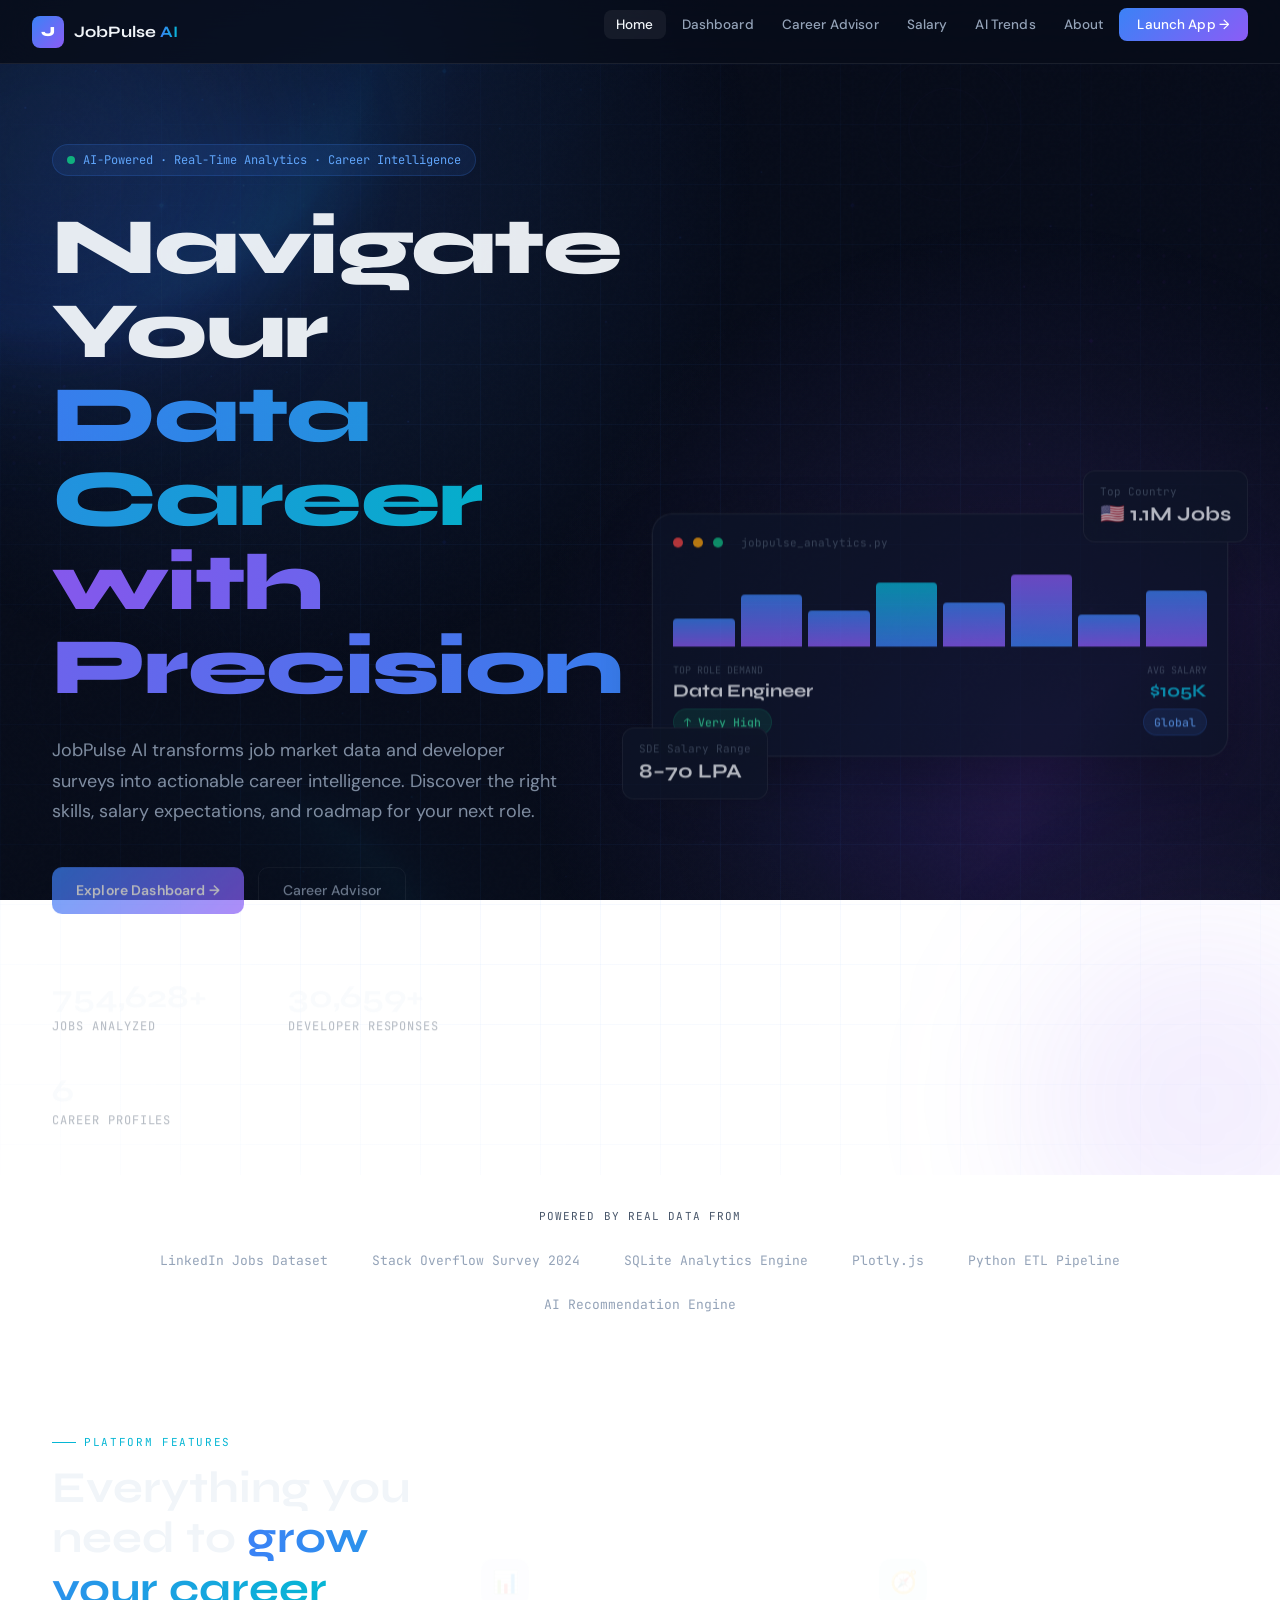
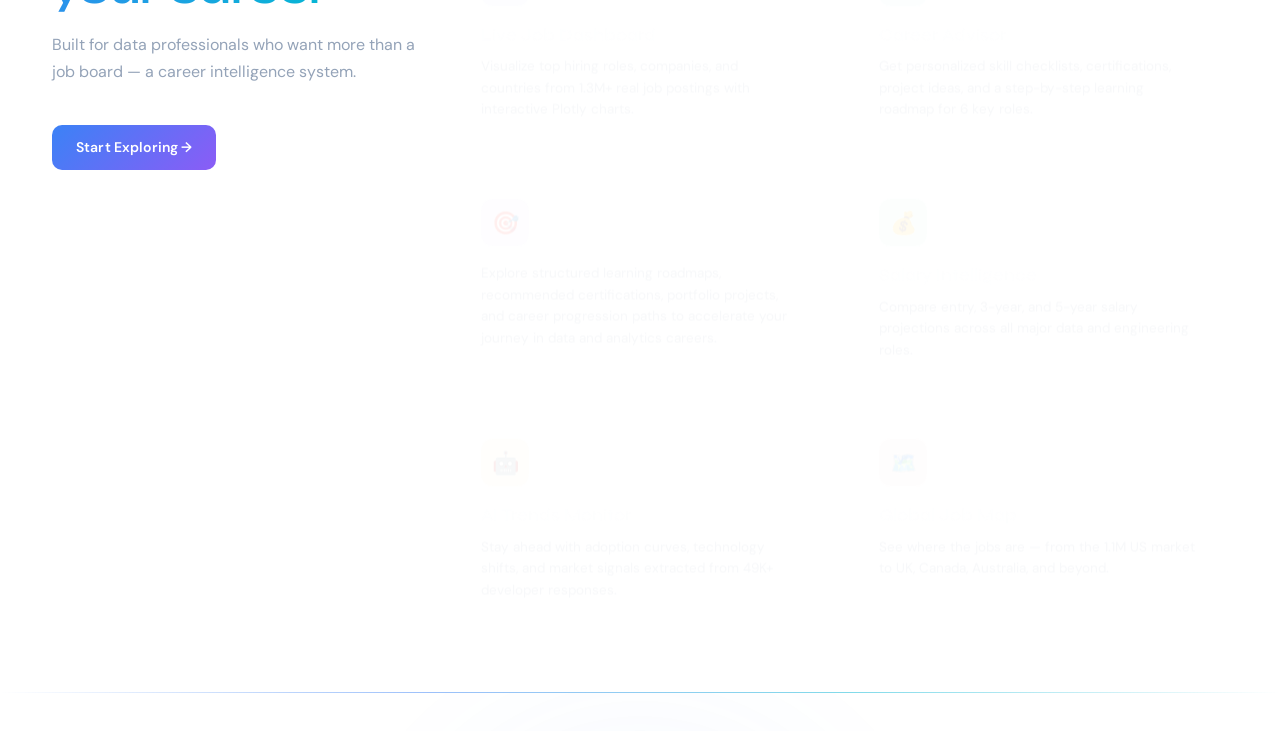
<file: index.html>
<!DOCTYPE html>
<html>
<head>
    <meta charset="utf-8">
    <title>JobPulse AI</title>
    <meta http-equiv="refresh" content="0; url=frontend/index.html">
</head>
<body>
    Redirecting to JobPulse AI...
</body>
</html>
</file>
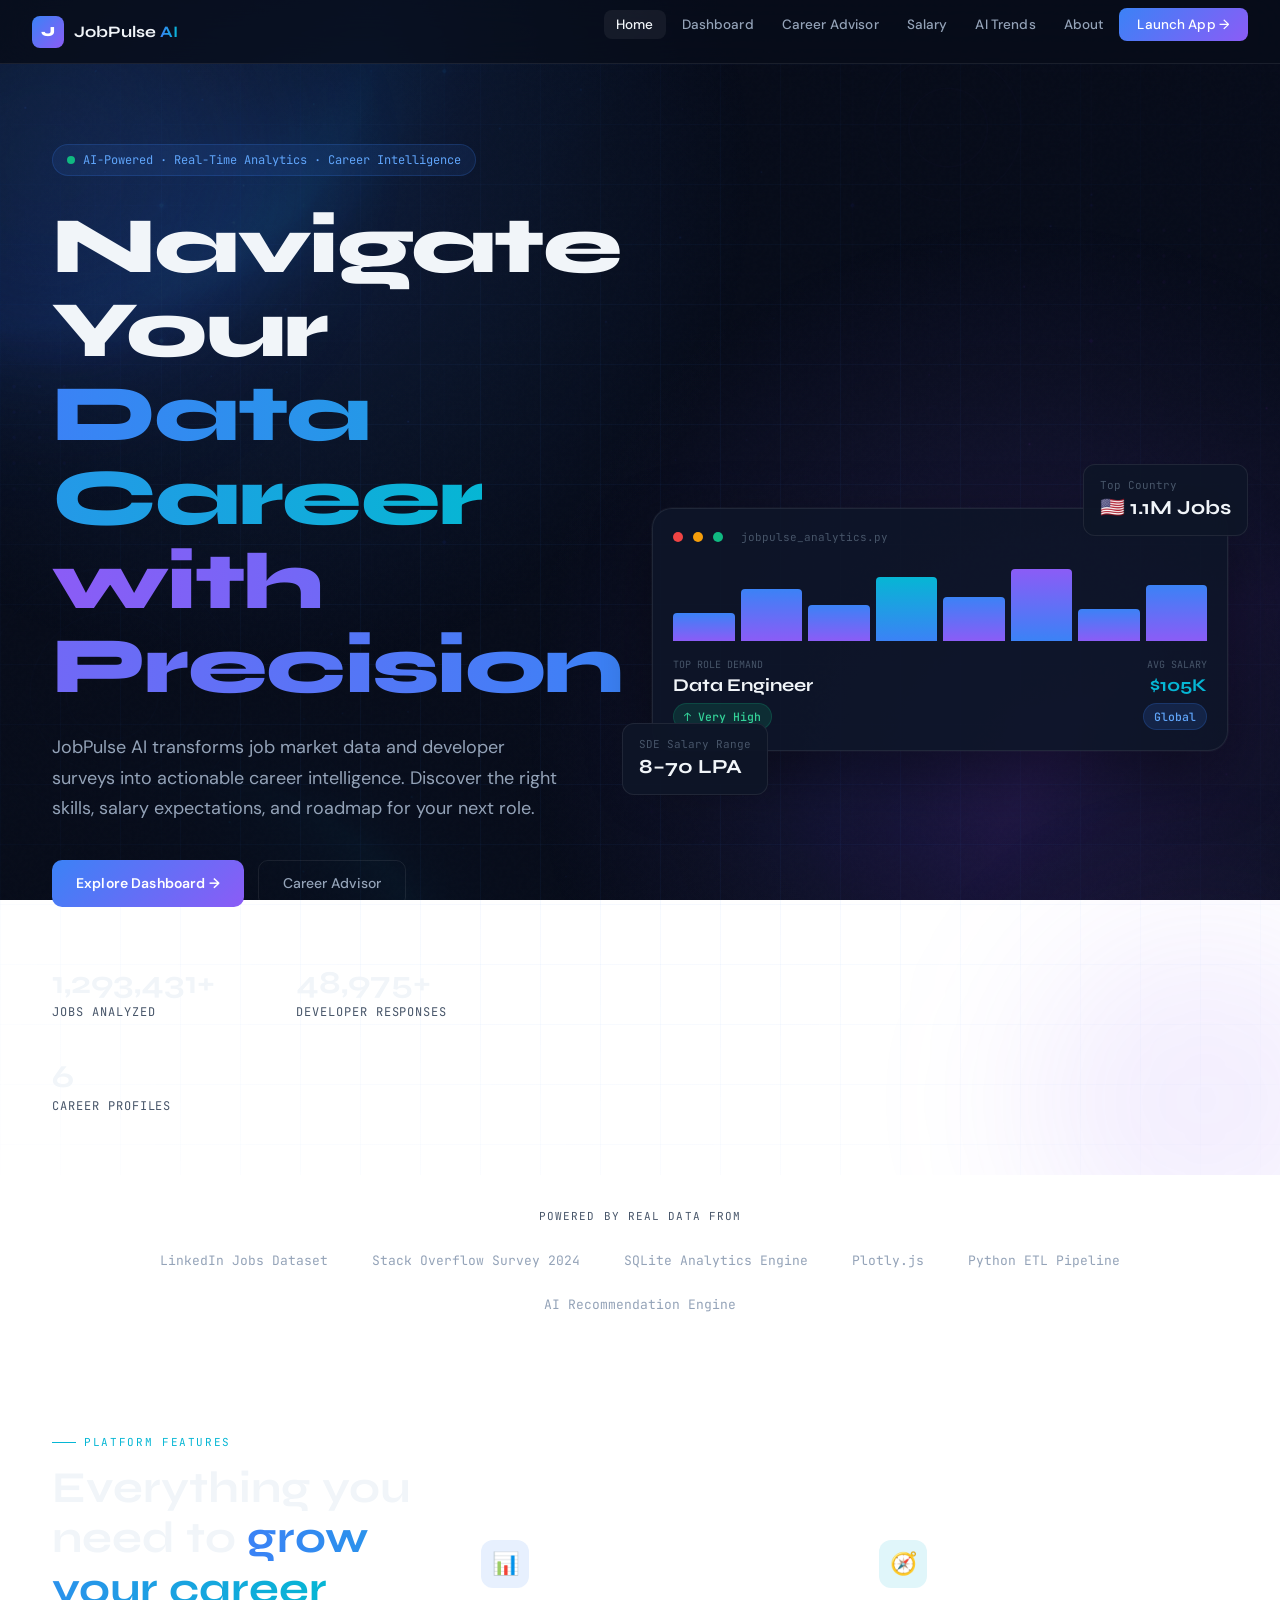
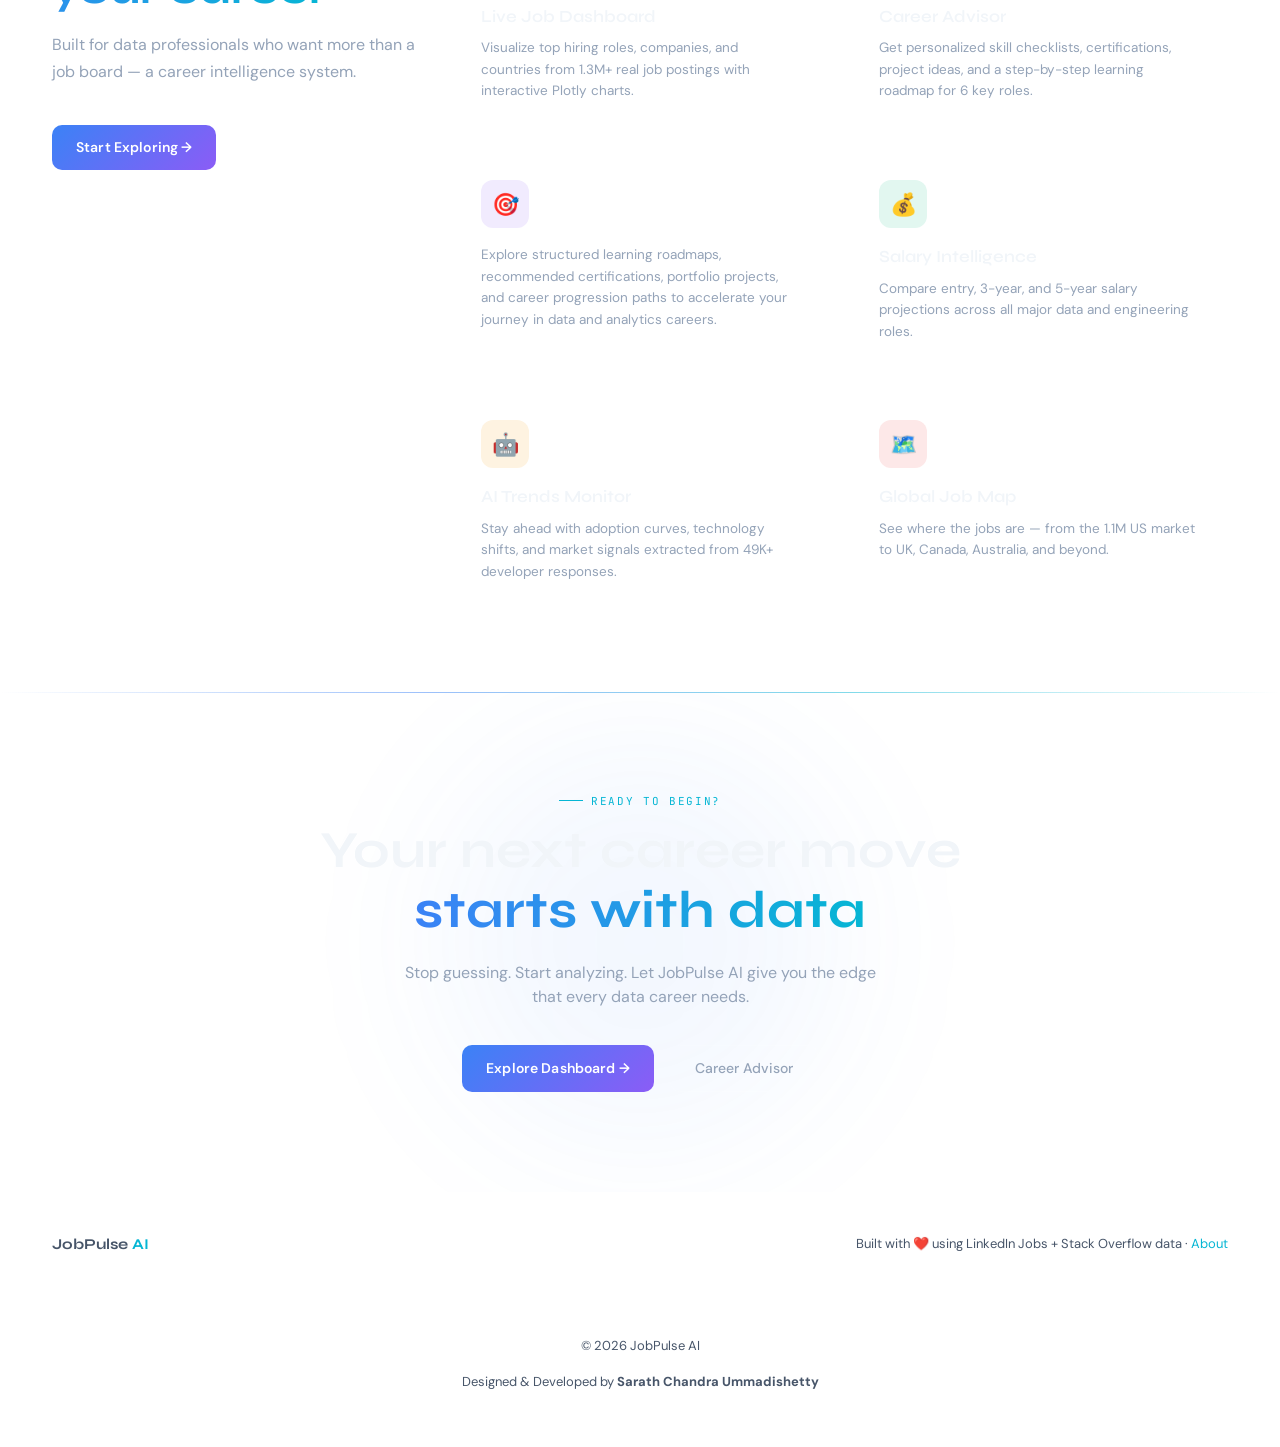
<file: frontend/index.html>
<!DOCTYPE html>
<html lang="en">
<head>
  <meta charset="UTF-8" />
  <meta name="viewport" content="width=device-width, initial-scale=1.0" />
  <title>JobPulse AI — AI-Powered Career Intelligence Platform</title>
  <meta name="description" content="JobPulse AI is an AI-powered career intelligence platform with real-time job market analytics, salary intelligence, and career roadmaps.">
  <link rel="stylesheet" href="https://cdn.jsdelivr.net/npm/bootstrap@5.3.2/dist/css/bootstrap.min.css" />
  <link rel="stylesheet" href="css/main.css" />
 
<body>
  <style>
    /* ─── HERO ─── */
    .hero {
      min-height: 100vh;
      display: flex;
      align-items: center;
      position: relative;
      overflow: hidden;
      padding: 80px 0 60px;
    }

    .hero-bg-grid {
      position: absolute;
      inset: 0;
      background-image:
        linear-gradient(rgba(59,130,246,0.05) 1px, transparent 1px),
        linear-gradient(90deg, rgba(59,130,246,0.05) 1px, transparent 1px);
      background-size: 60px 60px;
      mask-image: radial-gradient(ellipse 80% 80% at 50% 50%, black 30%, transparent 100%);
    }

    .hero-content {
      position: relative;
      z-index: 2;
    }

    .hero-eyebrow {
      display: inline-flex;
      align-items: center;
      gap: 8px;
      background: rgba(59,130,246,0.1);
      border: 1px solid rgba(59,130,246,0.2);
      border-radius: 100px;
      padding: 6px 14px;
      font-size: 12px;
      font-family: var(--font-mono);
      color: #60A5FA;
      margin-bottom: 28px;
      animation: fadeInUp 0.5s ease both;
    }

    .hero-title {
      font-family: var(--font-display);
      font-size: clamp(42px, 7vw, 80px);
      font-weight: 800;
      line-height: 1.05;
      letter-spacing: -0.02em;
      color: var(--text-primary);
      margin-bottom: 24px;
      animation: fadeInUp 0.6s ease 0.1s both;
    }

    .hero-title .line-blue {
      background: linear-gradient(90deg, var(--accent-blue), var(--accent-cyan));
      -webkit-background-clip: text;
      -webkit-text-fill-color: transparent;
      background-clip: text;
    }

    .hero-title .line-violet {
      background: linear-gradient(90deg, var(--accent-violet), var(--accent-blue));
      -webkit-background-clip: text;
      -webkit-text-fill-color: transparent;
      background-clip: text;
    }

    .hero-desc {
      font-size: 18px;
      color: var(--text-secondary);
      max-width: 520px;
      line-height: 1.7;
      margin-bottom: 36px;
      animation: fadeInUp 0.6s ease 0.2s both;
    }

    .hero-ctas {
      display: flex;
      gap: 14px;
      flex-wrap: wrap;
      animation: fadeInUp 0.6s ease 0.3s both;
    }

    .hero-stats {
      margin-top: 60px;
      display: flex;
      gap: 40px;
      flex-wrap: wrap;
      animation: fadeInUp 0.6s ease 0.4s both;
    }

    .hero-stat-item {
      display: flex;
      flex-direction: column;
    }

    .hero-stat-value {
      font-family: var(--font-display);
      font-size: 32px;
      font-weight: 700;
      color: var(--text-primary);
      line-height: 1;
    }

    .hero-stat-label {
      font-size: 12px;
      color: var(--text-muted);
      font-family: var(--font-mono);
      text-transform: uppercase;
      letter-spacing: 0.08em;
      margin-top: 4px;
    }

    .hero-stat-divider {
      width: 1px;
      background: var(--border);
      height: 40px;
      align-self: center;
    }

    /* ─── FLOATING CARD ─── */
    .hero-visual {
      position: relative;
      z-index: 2;
      animation: fadeInUp 0.8s ease 0.2s both;
    }

    .floating-card {
      background: rgba(14, 22, 40, 0.9);
      border: 1px solid var(--border);
      border-radius: var(--radius-lg);
      padding: 20px;
      backdrop-filter: blur(20px);
      box-shadow: 0 24px 64px rgba(0,0,0,0.4), 0 0 0 1px rgba(255,255,255,0.04);
    }

    .card-header-row {
      display: flex;
      align-items: center;
      gap: 10px;
      margin-bottom: 16px;
    }

    .card-dot { width: 10px; height: 10px; border-radius: 50%; }

    .mini-bar {
      display: flex;
      align-items: flex-end;
      gap: 6px;
      height: 80px;
    }

    .mini-bar-col {
      flex: 1;
      border-radius: 4px 4px 0 0;
      animation: grow 0.8s ease both;
      background: linear-gradient(180deg, var(--accent-blue), var(--accent-violet));
    }

    @keyframes grow {
      from { height: 0 !important; }
      to { }
    }

    .floater-1 {
      position: absolute;
      bottom: -20px;
      left: -30px;
      animation: float 4s ease-in-out infinite;
    }

    .floater-2 {
      position: absolute;
      top: -20px;
      right: -20px;
      animation: float 5s ease-in-out infinite 1s;
    }

    .mini-metric {
      background: rgba(14, 22, 40, 0.95);
      border: 1px solid var(--border);
      border-radius: 12px;
      padding: 12px 16px;
      min-width: 140px;
      backdrop-filter: blur(20px);
    }

    .mini-metric-val {
      font-family: var(--font-display);
      font-size: 20px;
      font-weight: 700;
      color: var(--text-primary);
    }

    .mini-metric-lbl {
      font-size: 11px;
      color: var(--text-muted);
      font-family: var(--font-mono);
    }

    /* ─── FEATURES ─── */
    .feature-grid {
      display: grid;
      grid-template-columns: repeat(auto-fit, minmax(260px, 1fr));
      gap: 20px;
      margin-top: 48px;
    }

    .feature-card {
      background: var(--bg-card);
      border: 1px solid var(--border);
      border-radius: var(--radius-lg);
      padding: 28px;
      transition: var(--transition);
      position: relative;
      overflow: hidden;
    }

    .feature-card:hover {
      border-color: var(--border-hover);
      transform: translateY(-3px);
    }

    .feature-icon {
      width: 48px;
      height: 48px;
      border-radius: 12px;
      display: flex;
      align-items: center;
      justify-content: center;
      font-size: 22px;
      margin-bottom: 16px;
    }

    .feature-title {
      font-family: var(--font-display);
      font-size: 17px;
      font-weight: 600;
      color: var(--text-primary);
      margin-bottom: 8px;
    }

    .feature-desc {
      font-size: 13.5px;
      color: var(--text-secondary);
      line-height: 1.6;
    }

    /* ─── TECH STRIP ─── */
    .tech-strip {
      padding: 32px 0;
      border-top: 1px solid var(--border);
      border-bottom: 1px solid var(--border);
    }

    .tech-strip-label {
      font-family: var(--font-mono);
      font-size: 11px;
      text-transform: uppercase;
      letter-spacing: 0.1em;
      color: var(--text-muted);
      margin-bottom: 20px;
      text-align: center;
    }

    .tech-pills {
      display: flex;
      flex-wrap: wrap;
      gap: 10px;
      justify-content: center;
    }

    .tech-pill {
      padding: 6px 16px;
      background: rgba(255,255,255,0.04);
      border: 1px solid var(--border);
      border-radius: 100px;
      font-size: 13px;
      color: var(--text-secondary);
      font-family: var(--font-mono);
    }

    /* ─── CTA SECTION ─── */
    .cta-section {
      text-align: center;
      padding: 100px 0;
      position: relative;
      overflow: hidden;
    }

    .cta-title {
      font-family: var(--font-display);
      font-size: clamp(32px, 5vw, 52px);
      font-weight: 700;
      line-height: 1.15;
      margin-bottom: 20px;
    }

    .cta-desc {
      font-size: 16px;
      color: var(--text-secondary);
      max-width: 480px;
      margin: 0 auto 36px;
    }
  </style>
</head>

<!-- ── NAV ── -->
<nav class="navbar">
  <a href="index.html" class="nav-brand">
    <div class="nav-logo-mark">J</div>
    <span class="nav-brand-text">JobPulse <span>AI</span></span>
  </a>
  <ul class="nav-links">
    <li><a href="index.html" class="active">Home</a></li>
    <li><a href="pages/dashboard.html">Dashboard</a></li>
    <li><a href="pages/career.html">Career Advisor</a></li>
    <li><a href="pages/salary.html">Salary</a></li>
    <li><a href="pages/trends.html">AI Trends</a></li>
    <li><a href="pages/about.html">About</a></li>
    <li><a href="pages/dashboard.html" class="nav-cta">Launch App →</a></li>
  </ul>
  <button class="nav-toggle" aria-label="Toggle nav">☰</button>
</nav>

<!-- ── HERO ── -->
<div class="page-content">
<section class="hero">
  <div class="orb orb-blue" style="top:-100px;left:-150px;"></div>
  <div class="orb orb-violet" style="bottom:-100px;right:-100px;"></div>
  <div class="hero-bg-grid"></div>

  <div class="container-fluid-custom w-100">
    <div class="row align-items-center gy-5">
      <div class="col-lg-6">
        <div class="hero-content">
          <div class="hero-eyebrow">
            <span class="stat-ticker-dot"></span>
            AI-Powered · Real-Time Analytics · Career Intelligence
          </div>
          <h1 class="hero-title">
            Navigate Your<br>
            <span class="line-blue">Data Career</span><br>
            <span class="line-violet">with Precision</span>
          </h1>
          <p class="hero-desc">
            JobPulse AI transforms job market data and developer surveys into actionable career intelligence. Discover the right skills, salary expectations, and roadmap for your next role.
          </p>
          <div class="hero-ctas">
            <a href="pages/dashboard.html" class="btn-primary-custom">Explore Dashboard →</a>
            <a href="pages/career.html" class="btn-ghost-custom">Career Advisor</a>
          </div>
          <div class="hero-stats">
            <div class="hero-stat-item">
              <span class="hero-stat-value" id="ctr-jobs">0</span>
              <span class="hero-stat-label">Jobs Analyzed</span>
            </div>
            <div class="hero-stat-divider"></div>
            <div class="hero-stat-item">
              <span class="hero-stat-value" id="ctr-devs">0</span>
              <span class="hero-stat-label">Developer Responses</span>
            </div>
            <div class="hero-stat-divider"></div>
            <div class="hero-stat-item">
              <span class="hero-stat-value">6</span>
              <span class="hero-stat-label">Career Profiles</span>
            </div>
          </div>
        </div>
      </div>
      <div class="col-lg-6">
        <div class="hero-visual position-relative py-4">
          <!-- Main floating card -->
          <div class="floating-card" style="animation: float 6s ease-in-out infinite;">
            <div class="card-header-row">
              <div class="card-dot" style="background:#EF4444;"></div>
              <div class="card-dot" style="background:#F59E0B;"></div>
              <div class="card-dot" style="background:#10B981;"></div>
              <span style="font-family:var(--font-mono);font-size:11px;color:var(--text-muted);margin-left:8px;">jobpulse_analytics.py</span>
            </div>
            <div class="mini-bar mb-3">
              <div class="mini-bar-col" style="height:35%;animation-delay:0.1s;"></div>
              <div class="mini-bar-col" style="height:65%;animation-delay:0.2s;"></div>
              <div class="mini-bar-col" style="height:45%;animation-delay:0.3s;"></div>
              <div class="mini-bar-col" style="height:80%;animation-delay:0.4s;background:linear-gradient(180deg,var(--accent-cyan),var(--accent-blue));"></div>
              <div class="mini-bar-col" style="height:55%;animation-delay:0.5s;"></div>
              <div class="mini-bar-col" style="height:90%;animation-delay:0.6s;background:linear-gradient(180deg,var(--accent-violet),var(--accent-blue));"></div>
              <div class="mini-bar-col" style="height:40%;animation-delay:0.7s;"></div>
              <div class="mini-bar-col" style="height:70%;animation-delay:0.8s;"></div>
            </div>
            <div class="d-flex justify-content-between align-items-center">
              <div>
                <div style="font-family:var(--font-mono);font-size:10px;color:var(--text-muted);">TOP ROLE DEMAND</div>
                <div style="font-family:var(--font-display);font-weight:700;font-size:18px;color:var(--text-primary);">Data Engineer</div>
                <span class="badge-custom badge-emerald mt-1">↑ Very High</span>
              </div>
              <div style="text-align:right;">
                <div style="font-family:var(--font-mono);font-size:10px;color:var(--text-muted);">AVG SALARY</div>
                <div style="font-family:var(--font-display);font-weight:700;font-size:18px;color:var(--accent-cyan);">$105K</div>
                <span class="badge-custom badge-blue mt-1">Global</span>
              </div>
            </div>
          </div>

          <!-- Floater 1 -->
          <div class="floater-1">
            <div class="mini-metric">
              <div class="mini-metric-lbl">SDE Salary Range</div>
              <div class="mini-metric-val">8–70 LPA</div>
            </div>
          </div>

          <!-- Floater 2 -->
          <div class="floater-2">
            <div class="mini-metric">
              <div class="mini-metric-lbl">Top Country</div>
              <div class="mini-metric-val">🇺🇸 1.1M Jobs</div>
            </div>
          </div>
        </div>
      </div>
    </div>
  </div>
</section>

<!-- ── TECH STRIP ── -->
<div class="tech-strip">
  <div class="container-fluid-custom">
    <div class="tech-strip-label">Powered by real data from</div>
    <div class="tech-pills">
      <span class="tech-pill">LinkedIn Jobs Dataset</span>
      <span class="tech-pill">Stack Overflow Survey 2024</span>
      <span class="tech-pill">SQLite Analytics Engine</span>
      <span class="tech-pill">Plotly.js</span>
      <span class="tech-pill">Python ETL Pipeline</span>
      <span class="tech-pill">AI Recommendation Engine</span>
    </div>
  </div>
</div>

<!-- ── FEATURES ── -->
<section class="section">
  <div class="container-fluid-custom">
    <div class="section-label">Platform Features</div>
    <div class="row align-items-start">
      <div class="col-lg-4 mb-4 mb-lg-0">
        <h2 class="section-title">Everything you need to <span class="grad">grow your career</span></h2>
        <p class="section-desc">Built for data professionals who want more than a job board — a career intelligence system.</p>
        <a href="pages/dashboard.html" class="btn-primary-custom mt-4">Start Exploring →</a>
      </div>
      <div class="col-lg-8">
        <div class="feature-grid">
          <div class="feature-card animate-on-scroll">
            <div class="feature-icon" style="background:rgba(59,130,246,0.12);">📊</div>
            <div class="feature-title">Live Job Dashboard</div>
            <div class="feature-desc">Visualize top hiring roles, companies, and countries from 1.3M+ real job postings with interactive Plotly charts.</div>
          </div>
          <div class="feature-card animate-on-scroll">
            <div class="feature-icon" style="background:rgba(6,182,212,0.12);">🧭</div>
            <div class="feature-title">Career Advisor</div>
            <div class="feature-desc">Get personalized skill checklists, certifications, project ideas, and a step-by-step learning roadmap for 6 key roles.</div>
          </div>
          <div class="feature-card animate-on-scroll">
            <div class="feature-icon" style="background:rgba(139,92,246,0.12);">🎯</div>
          <div class="feature-desc">Explore structured learning roadmaps, recommended certifications, portfolio projects, and career progression paths to accelerate your journey in data and analytics careers.</div>  
          </div>
          <div class="feature-card animate-on-scroll">
            <div class="feature-icon" style="background:rgba(16,185,129,0.12);">💰</div>
            <div class="feature-title">Salary Intelligence</div>
            <div class="feature-desc">Compare entry, 3-year, and 5-year salary projections across all major data and engineering roles.</div>
          </div>
          <div class="feature-card animate-on-scroll">
            <div class="feature-icon" style="background:rgba(245,158,11,0.12);">🤖</div>
            <div class="feature-title">AI Trends Monitor</div>
            <div class="feature-desc">Stay ahead with adoption curves, technology shifts, and market signals extracted from 49K+ developer responses.</div>
          </div>
          <div class="feature-card animate-on-scroll">
            <div class="feature-icon" style="background:rgba(239,68,68,0.12);">🗺️</div>
            <div class="feature-title">Global Job Map</div>
            <div class="feature-desc">See where the jobs are — from the 1.1M US market to UK, Canada, Australia, and beyond.</div>
          </div>
        </div>
      </div>
    </div>
  </div>
</section>

<div class="gradient-line"></div>

<!-- ── CTA ── -->
<section class="cta-section">
  <div class="orb orb-blue" style="top:50%;left:50%;transform:translate(-50%,-50%);opacity:0.5;"></div>
  <div class="container-fluid-custom position-relative">
    <div class="section-label" style="justify-content:center;">Ready to begin?</div>
    <h2 class="cta-title">
      Your next career move<br>
      <span style="background:linear-gradient(90deg,var(--accent-blue),var(--accent-cyan));-webkit-background-clip:text;-webkit-text-fill-color:transparent;background-clip:text;">starts with data</span>
    </h2>
    <p class="cta-desc">Stop guessing. Start analyzing. Let JobPulse AI give you the edge that every data career needs.</p>
    <div class="d-flex gap-3 justify-content-center flex-wrap">
      <a href="pages/dashboard.html" class="btn-primary-custom">Explore Dashboard →</a>
      <a href="pages/career.html" class="btn-ghost-custom">Career Advisor</a>
    </div>
  </div>
</section>

<!-- ── FOOTER ── -->
<footer class="footer">
  <div class="container-fluid-custom">
    <div class="d-flex justify-content-between align-items-center flex-wrap gap-3">
      <div style="font-family:var(--font-display);font-weight:700;font-size:15px;">JobPulse <span style="color:var(--accent-cyan);">AI</span></div>
      <div>Built with ❤️ using LinkedIn Jobs + Stack Overflow data · <a href="pages/about.html">About</a></div>
    </div>
  </div>
</footer>

</div>

<script src="https://cdn.jsdelivr.net/npm/bootstrap@5.3.2/dist/js/bootstrap.bundle.min.js"></script>
<script src="js/main.js"></script>
<script>
  document.addEventListener('DOMContentLoaded', () => {
    animateCounter(document.getElementById('ctr-jobs'), 1300000, 2000, '', '+');
    animateCounter(document.getElementById('ctr-devs'), 49000, 1800, '', '+');
  });
</script>
</body>
<footer class="footer">
    <div class="container text-center">
        <p>© 2026 JobPulse AI</p>
        <p>Designed & Developed by <strong>Sarath Chandra Ummadishetty</strong></p>
    </div>
</footer>
</html>
</file>
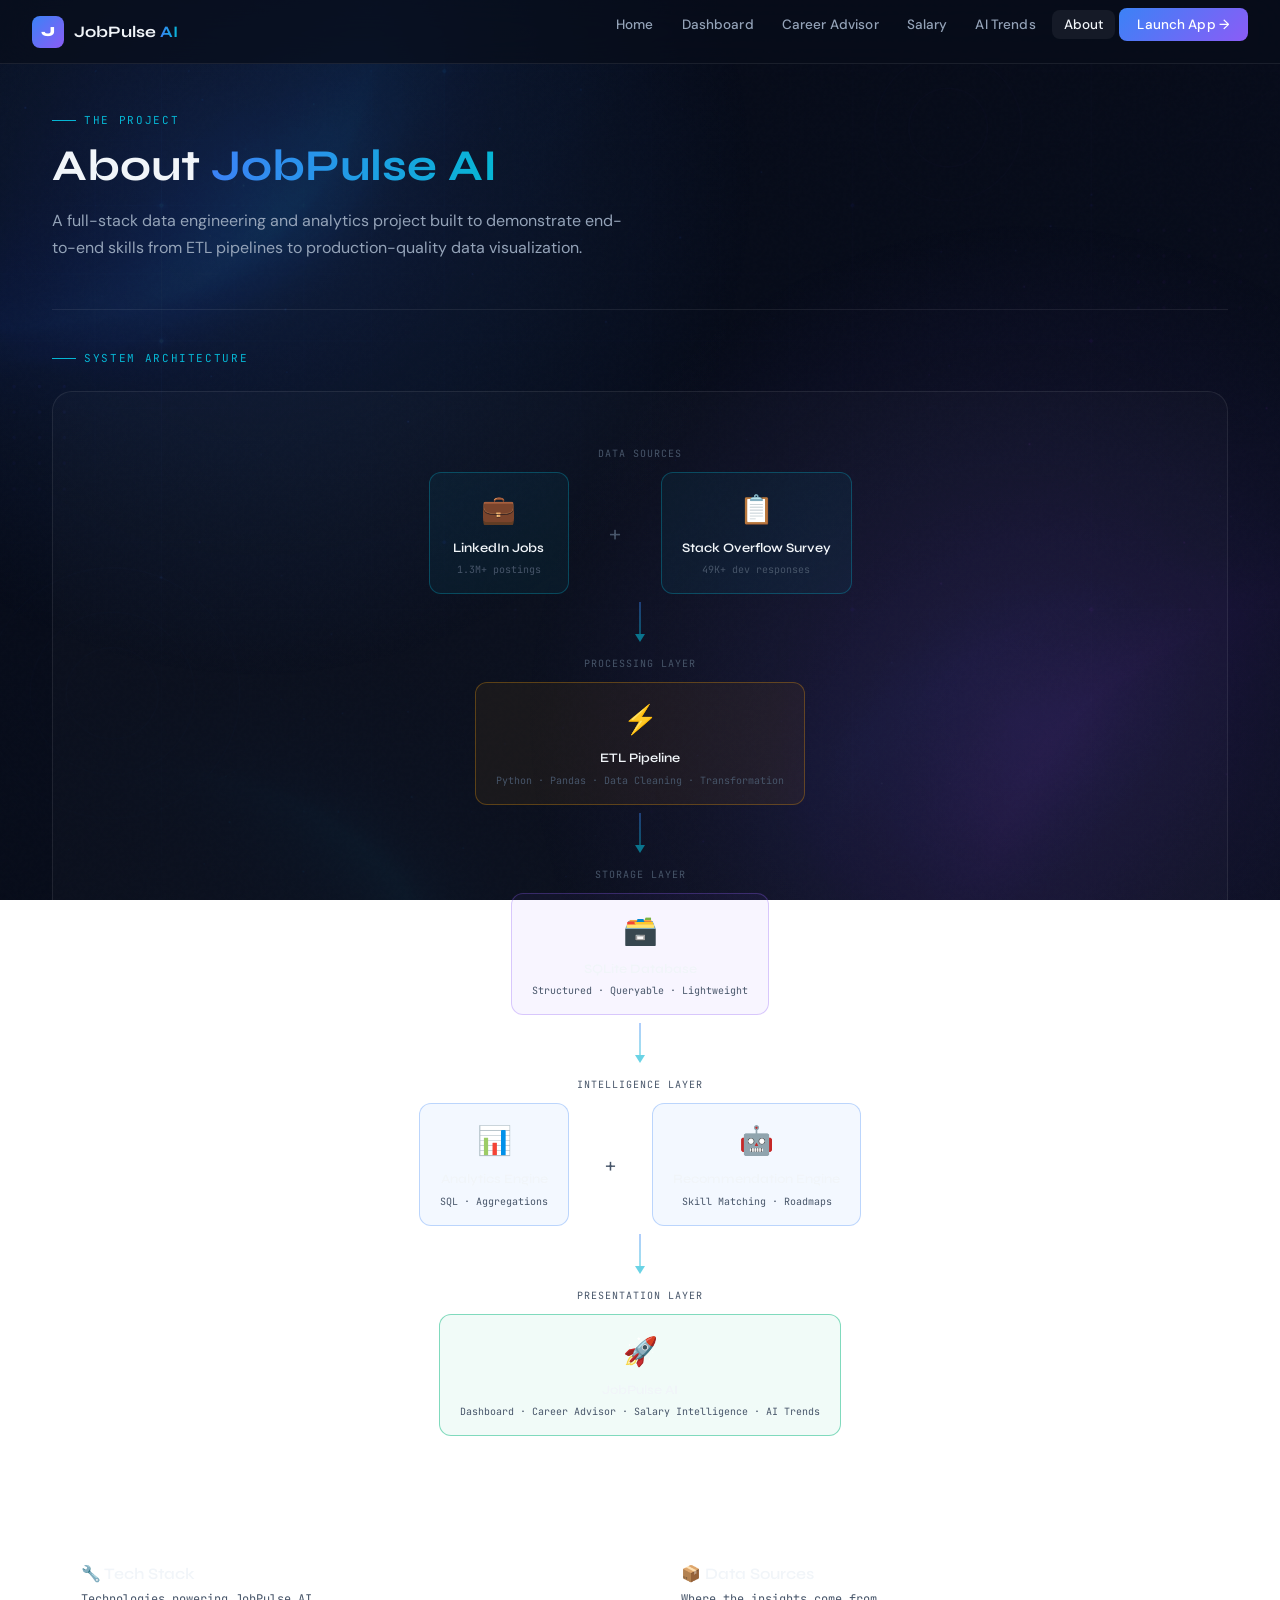
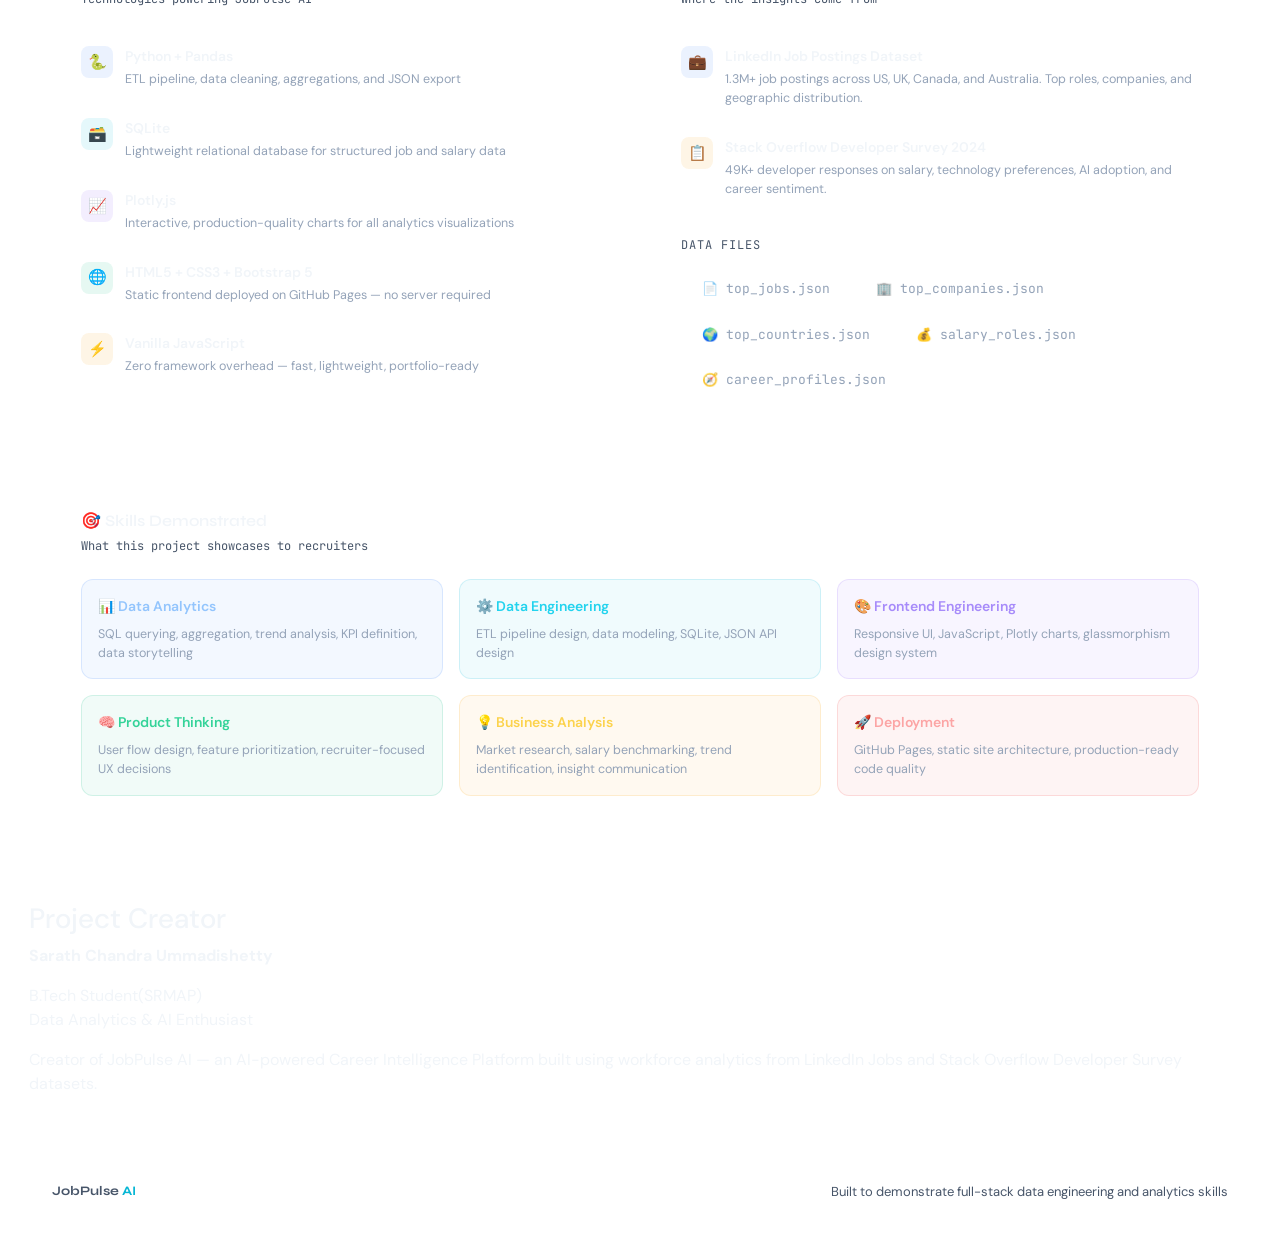
<file: frontend/pages/about.html>
<!DOCTYPE html>
<html lang="en">
<head>
  <meta charset="UTF-8" />
  <meta name="viewport" content="width=device-width, initial-scale=1.0" />
  <title>About — JobPulse AI</title>
  <link rel="stylesheet" href="https://cdn.jsdelivr.net/npm/bootstrap@5.3.2/dist/css/bootstrap.min.css" />
  <link rel="stylesheet" href="../css/main.css" />
  <style>
  
  
    /* Architecture Diagram */
    .arch-diagram {
      background: rgba(255,255,255,0.02);
      border: 1px solid var(--border);
      border-radius: var(--radius-lg);
      padding: 48px 32px;
      position: relative;
      overflow: hidden;
    }

    .arch-row {
      display: flex;
      justify-content: center;
      align-items: center;
      gap: 0;
      margin-bottom: 0;
      position: relative;
    }

    .arch-node {
      background: var(--bg-secondary);
      border: 1px solid var(--border);
      border-radius: var(--radius);
      padding: 16px 20px;
      text-align: center;
      min-width: 140px;
      transition: var(--transition);
      position: relative;
      z-index: 2;
    }

    .arch-node:hover {
      border-color: var(--border-hover);
      transform: translateY(-2px);
    }

    .arch-node.source {
      border-color: rgba(6,182,212,0.3);
      background: rgba(6,182,212,0.06);
    }

    .arch-node.pipeline {
      border-color: rgba(245,158,11,0.3);
      background: rgba(245,158,11,0.06);
    }

    .arch-node.storage {
      border-color: rgba(139,92,246,0.3);
      background: rgba(139,92,246,0.06);
    }

    .arch-node.engine {
      border-color: rgba(59,130,246,0.3);
      background: rgba(59,130,246,0.06);
    }

    .arch-node.output {
      border-color: rgba(16,185,129,0.3);
      background: rgba(16,185,129,0.06);
    }

    .arch-node-icon {
      font-size: 28px;
      margin-bottom: 8px;
    }

    .arch-node-title {
      font-family: var(--font-display);
      font-size: 13px;
      font-weight: 600;
      color: var(--text-primary);
      margin-bottom: 4px;
    }

    .arch-node-desc {
      font-family: var(--font-mono);
      font-size: 10px;
      color: var(--text-muted);
    }

    .arch-arrow {
      display: flex;
      flex-direction: column;
      align-items: center;
      padding: 8px 0;
    }

    .arch-arrow-line {
      width: 2px;
      height: 32px;
      background: linear-gradient(180deg, var(--accent-blue), var(--accent-cyan));
      opacity: 0.4;
      position: relative;
    }

    .arch-arrow-head {
      width: 0;
      height: 0;
      border-left: 5px solid transparent;
      border-right: 5px solid transparent;
      border-top: 8px solid var(--accent-cyan);
      opacity: 0.6;
    }

    .arch-sources {
      display: flex;
      justify-content: center;
      gap: 20px;
      margin-bottom: 0;
    }

    .arch-connector-h {
      display: flex;
      align-items: center;
    }

    .arch-h-line {
      height: 2px;
      width: 40px;
      background: linear-gradient(90deg, var(--accent-cyan), transparent);
      opacity: 0.3;
    }

    .arch-plus {
      font-size: 20px;
      color: var(--text-muted);
      padding: 0 16px;
    }

    /* Feature detail list */
    .feat-list-item {
      display: flex;
      align-items: flex-start;
      gap: 12px;
      padding: 14px 0;
      border-bottom: 1px solid rgba(255,255,255,0.04);
    }

    .feat-list-icon {
      width: 32px; height: 32px;
      border-radius: 8px;
      display: flex; align-items: center; justify-content: center;
      font-size: 15px;
      flex-shrink: 0;
    }

    .stack-pill {
      display: inline-flex;
      align-items: center;
      gap: 6px;
      padding: 8px 16px;
      background: var(--bg-card);
      border: 1px solid var(--border);
      border-radius: var(--radius);
      font-size: 13px;
      font-family: var(--font-mono);
      color: var(--text-secondary);
      margin: 4px;
    }
  </style>
</head>
<body>
<nav class="navbar">
  <a href="../index.html" class="nav-brand">
    <div class="nav-logo-mark">J</div>
    <span class="nav-brand-text">JobPulse <span>AI</span></span>
  </a>
  <ul class="nav-links">
    <li><a href="../index.html">Home</a></li>
    <li><a href="dashboard.html">Dashboard</a></li>
    <li><a href="career.html">Career Advisor</a></li>
    <li><a href="salary.html">Salary</a></li>
    <li><a href="trends.html">AI Trends</a></li>
    <li><a href="about.html" class="active">About</a></li>
    <li><a href="dashboard.html" class="nav-cta">Launch App →</a></li>
  </ul>
  <button class="nav-toggle">☰</button>
</nav>

<div class="page-content">
  <div class="container-fluid-custom">
    <div style="padding:48px 0 32px;border-bottom:1px solid var(--border);margin-bottom:40px;">
      <div class="section-label">The Project</div>
      <h1 class="section-title">About <span class="grad">JobPulse AI</span></h1>
      <p class="section-desc">A full-stack data engineering and analytics project built to demonstrate end-to-end skills from ETL pipelines to production-quality data visualization.</p>
    </div>

    <!-- Architecture Diagram -->
    <div class="section-label mb-4">System Architecture</div>
    <div class="arch-diagram mb-5 animate-on-scroll">

      <!-- Data Sources -->
      <div style="text-align:center;margin-bottom:8px;">
        <span style="font-family:var(--font-mono);font-size:10px;text-transform:uppercase;letter-spacing:0.1em;color:var(--text-muted);">Data Sources</span>
      </div>
      <div class="arch-sources">
        <div class="arch-node source">
          <div class="arch-node-icon">💼</div>
          <div class="arch-node-title">LinkedIn Jobs</div>
          <div class="arch-node-desc">1.3M+ postings</div>
        </div>
        <div style="display:flex;align-items:center;">
          <div style="padding:0 20px;font-size:22px;color:var(--text-muted);">+</div>
        </div>
        <div class="arch-node source">
          <div class="arch-node-icon">📋</div>
          <div class="arch-node-title">Stack Overflow Survey</div>
          <div class="arch-node-desc">49K+ dev responses</div>
        </div>
      </div>

      <!-- Arrow down -->
      <div class="arch-arrow"><div class="arch-arrow-line"></div><div class="arch-arrow-head"></div></div>

      <!-- ETL -->
      <div style="text-align:center;margin-bottom:8px;">
        <span style="font-family:var(--font-mono);font-size:10px;text-transform:uppercase;letter-spacing:0.1em;color:var(--text-muted);">Processing Layer</span>
      </div>
      <div class="arch-row">
        <div class="arch-node pipeline" style="min-width:240px;">
          <div class="arch-node-icon">⚡</div>
          <div class="arch-node-title">ETL Pipeline</div>
          <div class="arch-node-desc">Python · Pandas · Data Cleaning · Transformation</div>
        </div>
      </div>

      <!-- Arrow down -->
      <div class="arch-arrow"><div class="arch-arrow-line"></div><div class="arch-arrow-head"></div></div>

      <!-- Storage -->
      <div style="text-align:center;margin-bottom:8px;">
        <span style="font-family:var(--font-mono);font-size:10px;text-transform:uppercase;letter-spacing:0.1em;color:var(--text-muted);">Storage Layer</span>
      </div>
      <div class="arch-row">
        <div class="arch-node storage" style="min-width:200px;">
          <div class="arch-node-icon">🗃️</div>
          <div class="arch-node-title">SQLite Database</div>
          <div class="arch-node-desc">Structured · Queryable · Lightweight</div>
        </div>
      </div>

      <!-- Arrow down -->
      <div class="arch-arrow"><div class="arch-arrow-line"></div><div class="arch-arrow-head"></div></div>

      <!-- Engines -->
      <div style="text-align:center;margin-bottom:8px;">
        <span style="font-family:var(--font-mono);font-size:10px;text-transform:uppercase;letter-spacing:0.1em;color:var(--text-muted);">Intelligence Layer</span>
      </div>
      <div class="arch-sources">
        <div class="arch-node engine">
          <div class="arch-node-icon">📊</div>
          <div class="arch-node-title">Analytics Engine</div>
          <div class="arch-node-desc">SQL · Aggregations</div>
        </div>
        <div style="display:flex;align-items:center;padding:0 16px;">
          <div style="font-size:20px;color:var(--text-muted);">+</div>
        </div>
        <div class="arch-node engine">
          <div class="arch-node-icon">🤖</div>
          <div class="arch-node-title">Recommendation Engine</div>
          <div class="arch-node-desc">Skill Matching · Roadmaps</div>
        </div>
      </div>

      <!-- Arrow down -->
      <div class="arch-arrow"><div class="arch-arrow-line"></div><div class="arch-arrow-head"></div></div>

      <!-- Output -->
      <div style="text-align:center;margin-bottom:8px;">
        <span style="font-family:var(--font-mono);font-size:10px;text-transform:uppercase;letter-spacing:0.1em;color:var(--text-muted);">Presentation Layer</span>
      </div>
      <div class="arch-row">
        <div class="arch-node output" style="min-width:240px;border-color:rgba(16,185,129,0.5);">
          <div class="arch-node-icon">🚀</div>
          <div class="arch-node-title">JobPulse AI</div>
          <div class="arch-node-desc">Dashboard · Career Advisor · Salary Intelligence · AI Trends</div>
        </div>
      </div>

    </div>

    <!-- Tech Stack -->
    <div class="row g-4 mb-5">
      <div class="col-lg-6">
        <div class="glass-card h-100 animate-on-scroll">
          <div class="chart-title mb-1">🔧 Tech Stack</div>
          <div class="chart-subtitle mb-4">Technologies powering JobPulse AI</div>

          <div class="feat-list-item">
            <div class="feat-list-icon" style="background:rgba(59,130,246,0.1);">🐍</div>
            <div>
              <div style="font-weight:600;color:var(--text-primary);font-size:14px;">Python + Pandas</div>
              <div style="font-size:12.5px;color:var(--text-secondary);margin-top:3px;">ETL pipeline, data cleaning, aggregations, and JSON export</div>
            </div>
          </div>
          <div class="feat-list-item">
            <div class="feat-list-icon" style="background:rgba(6,182,212,0.1);">🗃️</div>
            <div>
              <div style="font-weight:600;color:var(--text-primary);font-size:14px;">SQLite</div>
              <div style="font-size:12.5px;color:var(--text-secondary);margin-top:3px;">Lightweight relational database for structured job and salary data</div>
            </div>
          </div>
          <div class="feat-list-item">
            <div class="feat-list-icon" style="background:rgba(139,92,246,0.1);">📈</div>
            <div>
              <div style="font-weight:600;color:var(--text-primary);font-size:14px;">Plotly.js</div>
              <div style="font-size:12.5px;color:var(--text-secondary);margin-top:3px;">Interactive, production-quality charts for all analytics visualizations</div>
            </div>
          </div>
          <div class="feat-list-item">
            <div class="feat-list-icon" style="background:rgba(16,185,129,0.1);">🌐</div>
            <div>
              <div style="font-weight:600;color:var(--text-primary);font-size:14px;">HTML5 + CSS3 + Bootstrap 5</div>
              <div style="font-size:12.5px;color:var(--text-secondary);margin-top:3px;">Static frontend deployed on GitHub Pages — no server required</div>
            </div>
          </div>
          <div class="feat-list-item" style="border-bottom:none;">
            <div class="feat-list-icon" style="background:rgba(245,158,11,0.1);">⚡</div>
            <div>
              <div style="font-weight:600;color:var(--text-primary);font-size:14px;">Vanilla JavaScript</div>
              <div style="font-size:12.5px;color:var(--text-secondary);margin-top:3px;">Zero framework overhead — fast, lightweight, portfolio-ready</div>
            </div>
          </div>
        </div>
      </div>
      <div class="col-lg-6">
        <div class="glass-card h-100 animate-on-scroll">
          <div class="chart-title mb-1">📦 Data Sources</div>
          <div class="chart-subtitle mb-4">Where the insights come from</div>

          <div class="feat-list-item">
            <div class="feat-list-icon" style="background:rgba(59,130,246,0.1);">💼</div>
            <div>
              <div style="font-weight:600;color:var(--text-primary);font-size:14px;">LinkedIn Job Postings Dataset</div>
              <div style="font-size:12.5px;color:var(--text-secondary);margin-top:3px;">1.3M+ job postings across US, UK, Canada, and Australia. Top roles, companies, and geographic distribution.</div>
            </div>
          </div>
          <div class="feat-list-item" style="border-bottom:none;">
            <div class="feat-list-icon" style="background:rgba(245,158,11,0.1);">📋</div>
            <div>
              <div style="font-weight:600;color:var(--text-primary);font-size:14px;">Stack Overflow Developer Survey 2024</div>
              <div style="font-size:12.5px;color:var(--text-secondary);margin-top:3px;">49K+ developer responses on salary, technology preferences, AI adoption, and career sentiment.</div>
            </div>
          </div>

          <div style="margin-top:24px;">
            <div style="font-size:12px;color:var(--text-muted);font-family:var(--font-mono);text-transform:uppercase;letter-spacing:0.08em;margin-bottom:12px;">Data Files</div>
            <div>
              <span class="stack-pill">📄 top_jobs.json</span>
              <span class="stack-pill">🏢 top_companies.json</span>
              <span class="stack-pill">🌍 top_countries.json</span>
              <span class="stack-pill">💰 salary_roles.json</span>
              <span class="stack-pill">🧭 career_profiles.json</span>
            </div>
          </div>
        </div>
      </div>
    </div>

    <!-- Skills Demonstrated -->
    <div class="glass-card mb-5 animate-on-scroll">
      <div class="chart-title mb-1">🎯 Skills Demonstrated</div>
      <div class="chart-subtitle mb-4">What this project showcases to recruiters</div>
      <div class="row g-3">
        <div class="col-sm-6 col-md-4">
          <div style="padding:16px;background:rgba(59,130,246,0.06);border:1px solid rgba(59,130,246,0.15);border-radius:var(--radius);">
            <div style="font-weight:600;color:#93C5FD;margin-bottom:8px;font-size:14px;">📊 Data Analytics</div>
            <div style="font-size:12.5px;color:var(--text-secondary);">SQL querying, aggregation, trend analysis, KPI definition, data storytelling</div>
          </div>
        </div>
        <div class="col-sm-6 col-md-4">
          <div style="padding:16px;background:rgba(6,182,212,0.06);border:1px solid rgba(6,182,212,0.15);border-radius:var(--radius);">
            <div style="font-weight:600;color:#22D3EE;margin-bottom:8px;font-size:14px;">⚙️ Data Engineering</div>
            <div style="font-size:12.5px;color:var(--text-secondary);">ETL pipeline design, data modeling, SQLite, JSON API design</div>
          </div>
        </div>
        <div class="col-sm-6 col-md-4">
          <div style="padding:16px;background:rgba(139,92,246,0.06);border:1px solid rgba(139,92,246,0.15);border-radius:var(--radius);">
            <div style="font-weight:600;color:#A78BFA;margin-bottom:8px;font-size:14px;">🎨 Frontend Engineering</div>
            <div style="font-size:12.5px;color:var(--text-secondary);">Responsive UI, JavaScript, Plotly charts, glassmorphism design system</div>
          </div>
        </div>
        <div class="col-sm-6 col-md-4">
          <div style="padding:16px;background:rgba(16,185,129,0.06);border:1px solid rgba(16,185,129,0.15);border-radius:var(--radius);">
            <div style="font-weight:600;color:#34D399;margin-bottom:8px;font-size:14px;">🧠 Product Thinking</div>
            <div style="font-size:12.5px;color:var(--text-secondary);">User flow design, feature prioritization, recruiter-focused UX decisions</div>
          </div>
        </div>
        <div class="col-sm-6 col-md-4">
          <div style="padding:16px;background:rgba(245,158,11,0.06);border:1px solid rgba(245,158,11,0.15);border-radius:var(--radius);">
            <div style="font-weight:600;color:#FCD34D;margin-bottom:8px;font-size:14px;">💡 Business Analysis</div>
            <div style="font-size:12.5px;color:var(--text-secondary);">Market research, salary benchmarking, trend identification, insight communication</div>
          </div>
        </div>
        <div class="col-sm-6 col-md-4">
          <div style="padding:16px;background:rgba(239,68,68,0.06);border:1px solid rgba(239,68,68,0.15);border-radius:var(--radius);">
            <div style="font-weight:600;color:#FCA5A5;margin-bottom:8px;font-size:14px;">🚀 Deployment</div>
            <div style="font-size:12.5px;color:var(--text-secondary);">GitHub Pages, static site architecture, production-ready code quality</div>
          </div>
        </div>
      </div>
    </div>

  </div>
</div>
<div class="glass-card mt-4">
    <h3>Project Creator</h3>

    <p>
        <strong>Sarath Chandra Ummadishetty</strong>
    </p>

    <p>
        B.Tech Student(SRMAP)
        <br>
        Data Analytics & AI Enthusiast
    </p>

    <p>
        Creator of JobPulse AI — an AI-powered Career Intelligence
        Platform built using workforce analytics from LinkedIn Jobs
        and Stack Overflow Developer Survey datasets.
    </p>
</div>

<footer class="footer">
  <div class="container-fluid-custom">
    <div class="d-flex justify-content-between align-items-center flex-wrap gap-3">
      <div style="font-family:var(--font-display);font-weight:700;">JobPulse <span style="color:var(--accent-cyan);">AI</span></div>
      <div>Built to demonstrate full-stack data engineering and analytics skills</div>
    </div>
  </div>
</footer>

<script src="https://cdn.jsdelivr.net/npm/bootstrap@5.3.2/dist/js/bootstrap.bundle.min.js"></script>
<script src="../js/main.js"></script>

</body>

</html>
</file>
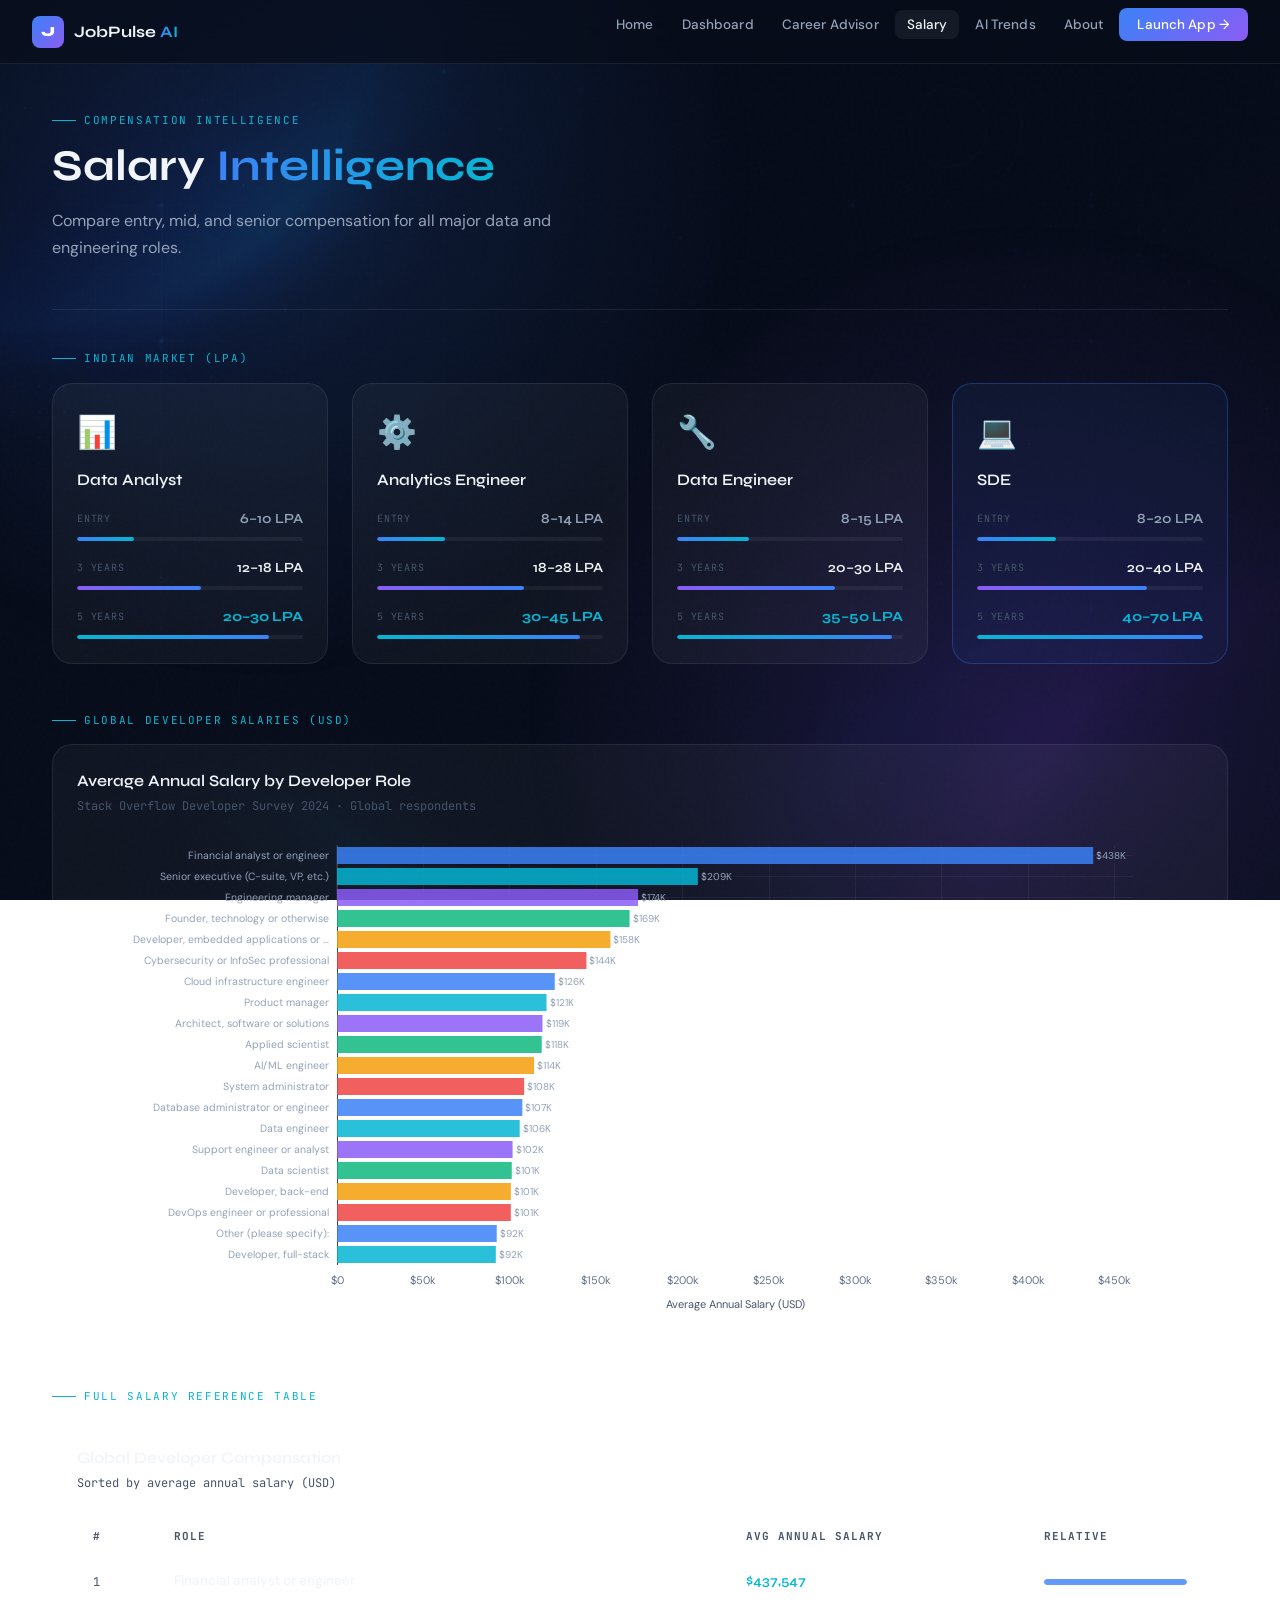
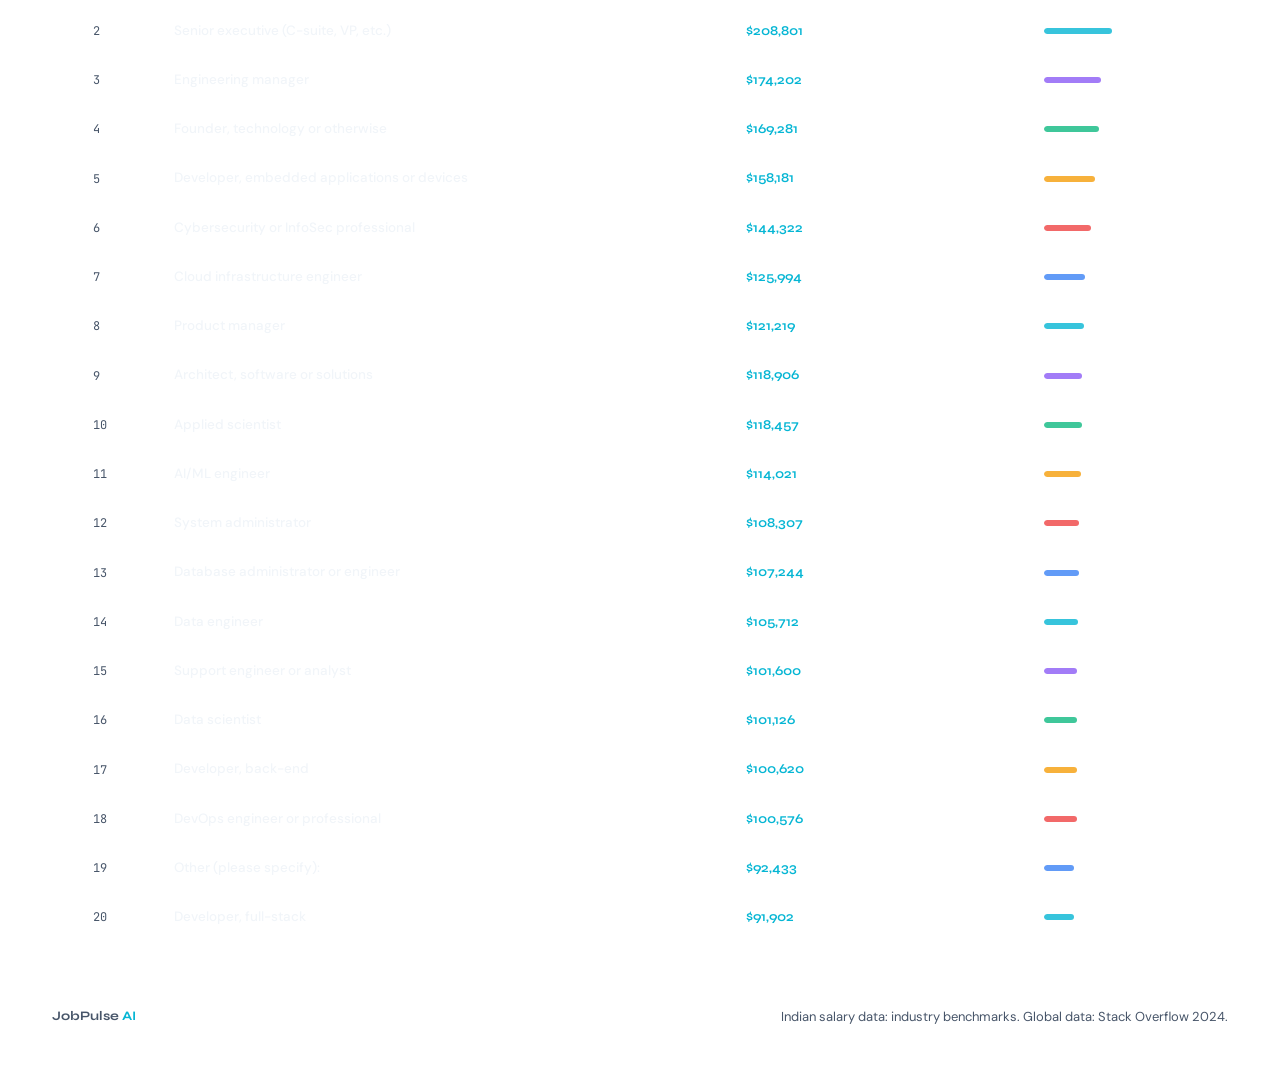
<file: frontend/pages/salary.html>
<!DOCTYPE html>
<html lang="en">
<head>
  <meta charset="UTF-8" />
  <meta name="viewport" content="width=device-width, initial-scale=1.0" />
  <title>Salary Intelligence — JobPulse AI</title>
  <link rel="stylesheet" href="https://cdn.jsdelivr.net/npm/bootstrap@5.3.2/dist/css/bootstrap.min.css" />
  <link rel="stylesheet" href="../css/main.css" />
  
  <style>
    .salary-role-card {
      background: var(--bg-card);
      border: 1px solid var(--border);
      border-radius: var(--radius-lg);
      padding: 24px;
      transition: var(--transition);
      cursor: pointer;
      position: relative;
      overflow: hidden;
    }

    .salary-role-card:hover {
      border-color: var(--border-hover);
      transform: translateY(-2px);
    }

    .salary-role-card.featured {
      border-color: rgba(59,130,246,0.3);
      background: rgba(59,130,246,0.06);
    }

    .salary-role-name {
      font-family: var(--font-display);
      font-size: 16px;
      font-weight: 600;
      color: var(--text-primary);
      margin-bottom: 16px;
    }

    .salary-progression {
      display: flex;
      gap: 0;
      margin-top: 12px;
    }

    .sal-stage {
      flex: 1;
      text-align: center;
      padding: 10px 4px;
      position: relative;
    }

    .sal-stage::after {
      content: '→';
      position: absolute;
      right: -8px;
      top: 50%;
      transform: translateY(-50%);
      color: var(--text-muted);
      font-size: 12px;
    }

    .sal-stage:last-child::after { display: none; }

    .sal-stage-label {
      font-family: var(--font-mono);
      font-size: 9px;
      text-transform: uppercase;
      letter-spacing: 0.08em;
      color: var(--text-muted);
      margin-bottom: 4px;
    }

    .sal-stage-value {
      font-family: var(--font-display);
      font-size: 14px;
      font-weight: 700;
      color: var(--text-primary);
    }

    .sal-stage.peak .sal-stage-value { color: var(--accent-cyan); }

    .sal-bar-track {
      height: 4px;
      background: rgba(255,255,255,0.06);
      border-radius: 2px;
      margin-top: 8px;
      overflow: hidden;
    }

    .sal-bar-fill {
      height: 100%;
      border-radius: 2px;
      transition: width 1.2s cubic-bezier(0.4,0,0.2,1);
    }

    .global-table-wrap {
      overflow-x: auto;
    }
  </style>
</head>
<body>
<nav class="navbar">
  <a href="../index.html" class="nav-brand">
    <div class="nav-logo-mark">J</div>
    <span class="nav-brand-text">JobPulse <span>AI</span></span>
  </a>
  <ul class="nav-links">
    <li><a href="../index.html">Home</a></li>
    <li><a href="dashboard.html">Dashboard</a></li>
    <li><a href="career.html">Career Advisor</a></li>
    <li><a href="salary.html" class="active">Salary</a></li>
    <li><a href="trends.html">AI Trends</a></li>
    <li><a href="about.html">About</a></li>
    <li><a href="dashboard.html" class="nav-cta">Launch App →</a></li>
  </ul>
  <button class="nav-toggle">☰</button>
</nav>

<div class="page-content">
  <div class="container-fluid-custom">
    <div style="padding:48px 0 32px;border-bottom:1px solid var(--border);margin-bottom:40px;">
      <div class="section-label">Compensation Intelligence</div>
      <h1 class="section-title">Salary <span class="grad">Intelligence</span></h1>
      <p class="section-desc">Compare entry, mid, and senior compensation for all major data and engineering roles.</p>
    </div>

    <!-- Indian Market Projections -->
    <div class="section-label mb-3">Indian Market (LPA)</div>
    <div class="row g-4 mb-5" id="india-salary-cards"></div>

    <!-- Global Chart -->
    <div class="section-label mb-3">Global Developer Salaries (USD)</div>
    <div class="chart-container mb-5 animate-on-scroll">
      <div class="chart-title">Average Annual Salary by Developer Role</div>
      <div class="chart-subtitle">Stack Overflow Developer Survey 2024 · Global respondents</div>
      <div id="chart-global-salaries" style="height:480px;"></div>
    </div>

    <!-- Table -->
    <div class="section-label mb-3">Full Salary Reference Table</div>
    <div class="chart-container animate-on-scroll">
      <div class="chart-title">Global Developer Compensation</div>
      <div class="chart-subtitle">Sorted by average annual salary (USD)</div>
      <div class="global-table-wrap mt-4">
        <table class="data-table" id="salary-table">
          <thead>
            <tr>
              <th>#</th>
              <th>Role</th>
              <th>Avg Annual Salary</th>
              <th>Relative</th>
            </tr>
          </thead>
          <tbody id="salary-table-body"></tbody>
        </table>
      </div>
    </div>
  </div>
</div>

<footer class="footer">
  <div class="container-fluid-custom">
    <div class="d-flex justify-content-between align-items-center flex-wrap gap-3">
      <div style="font-family:var(--font-display);font-weight:700;">JobPulse <span style="color:var(--accent-cyan);">AI</span></div>
      <div>Indian salary data: industry benchmarks. Global data: Stack Overflow 2024.</div>
    </div>
  </div>
</footer>

<script src="https://cdn.jsdelivr.net/npm/bootstrap@5.3.2/dist/js/bootstrap.bundle.min.js"></script>
<script src="https://cdn.plot.ly/plotly-2.27.0.min.js"></script>
<script src="../js/main.js"></script>
<script>
const COLORS = ['#3B82F6','#06B6D4','#8B5CF6','#10B981','#F59E0B','#EF4444'];

const INDIA_ROLES = [
  { name: 'Data Analyst', icon: '📊', entry: '6–10 LPA', mid: '12–18 LPA', senior: '20–30 LPA', entryPct: 25, midPct: 55, seniorPct: 85 },
  { name: 'Analytics Engineer', icon: '⚙️', entry: '8–14 LPA', mid: '18–28 LPA', senior: '30–45 LPA', entryPct: 30, midPct: 65, seniorPct: 90 },
  { name: 'Data Engineer', icon: '🔧', entry: '8–15 LPA', mid: '20–30 LPA', senior: '35–50 LPA', entryPct: 32, midPct: 70, seniorPct: 95 },
  { name: 'SDE', icon: '💻', entry: '8–20 LPA', mid: '20–40 LPA', senior: '40–70 LPA', entryPct: 35, midPct: 75, seniorPct: 100 },
];

function renderIndiaSalaryCards() {
  const container = document.getElementById('india-salary-cards');
  INDIA_ROLES.forEach((role, idx) => {
    const col = document.createElement('div');
    col.className = 'col-md-6 col-xl-3 animate-on-scroll';
    col.innerHTML = `
      <div class="salary-role-card ${idx === 3 ? 'featured' : ''}">
        <div style="font-size:32px;margin-bottom:12px;">${role.icon}</div>
        <div class="salary-role-name">${role.name}</div>
        
        <div style="margin-bottom:16px;">
          <div style="display:flex;justify-content:space-between;align-items:center;margin-bottom:6px;">
            <span style="font-family:var(--font-mono);font-size:10px;text-transform:uppercase;letter-spacing:0.08em;color:var(--text-muted);">Entry</span>
            <span style="font-family:var(--font-display);font-size:14px;font-weight:600;color:var(--text-secondary);">${role.entry}</span>
          </div>
          <div class="sal-bar-track"><div class="sal-bar-fill" style="width:${role.entryPct}%;background:linear-gradient(90deg,#3B82F6,#06B6D4);"></div></div>
        </div>

        <div style="margin-bottom:16px;">
          <div style="display:flex;justify-content:space-between;align-items:center;margin-bottom:6px;">
            <span style="font-family:var(--font-mono);font-size:10px;text-transform:uppercase;letter-spacing:0.08em;color:var(--text-muted);">3 Years</span>
            <span style="font-family:var(--font-display);font-size:14px;font-weight:600;color:var(--text-primary);">${role.mid}</span>
          </div>
          <div class="sal-bar-track"><div class="sal-bar-fill" style="width:${role.midPct}%;background:linear-gradient(90deg,#8B5CF6,#3B82F6);"></div></div>
        </div>

        <div>
          <div style="display:flex;justify-content:space-between;align-items:center;margin-bottom:6px;">
            <span style="font-family:var(--font-mono);font-size:10px;text-transform:uppercase;letter-spacing:0.08em;color:var(--text-muted);">5 Years</span>
            <span style="font-family:var(--font-display);font-size:14px;font-weight:700;color:var(--accent-cyan);">${role.senior}</span>
          </div>
          <div class="sal-bar-track"><div class="sal-bar-fill" style="width:${role.seniorPct}%;background:linear-gradient(90deg,var(--accent-cyan),var(--accent-blue));"></div></div>
        </div>
      </div>
    `;
    container.appendChild(col);
  });
}

async function initSalary() {
  const salaries = await fetchData('salary_roles.json');
  renderIndiaSalaryCards();

  // Global chart
  const maxSal = Math.max(...salaries.map(s => s.avg_salary));
  Plotly.newPlot('chart-global-salaries', [{
    type: 'bar',
    orientation: 'h',
    x: salaries.map(s => Math.round(s.avg_salary)).reverse(),
    y: salaries.map(s => s.DevType.length > 38 ? s.DevType.substring(0,36)+'…' : s.DevType).reverse(),
    marker: {
      color: salaries.map((_, i) => COLORS[i % COLORS.length]).reverse(),
      opacity: 0.85,
      line: { width: 0 }
    },
    hovertemplate: '<b>%{y}</b><br>Avg Salary: $%{x:,.0f}<extra></extra>',
    text: salaries.map(s => `$${Math.round(s.avg_salary/1000)}K`).reverse(),
    textposition: 'outside',
    textfont: { color: '#94A3B8', size: 10 }
  }], {
    ...PLOTLY_LAYOUT_BASE,
    margin: { t: 10, r: 70, b: 50, l: 260 },
    xaxis: {
      ...PLOTLY_LAYOUT_BASE.xaxis,
      tickprefix: '$',
      title: { text: 'Average Annual Salary (USD)', font: { size: 11, color: '#475569' } }
    },
    yaxis: { ...PLOTLY_LAYOUT_BASE.yaxis, tickfont: { size: 10.5, color: '#94A3B8' } }
  }, PLOTLY_CONFIG);

  // Table
  const maxS = Math.max(...salaries.map(s=>s.avg_salary));
  const tbody = document.getElementById('salary-table-body');
  salaries.forEach((s, i) => {
    const pct = Math.round((s.avg_salary / maxS) * 100);
    const color = COLORS[i % COLORS.length];
    const tr = document.createElement('tr');
    tr.innerHTML = `
      <td style="color:var(--text-muted);font-family:var(--font-mono);font-size:12px;">${i+1}</td>
      <td style="color:var(--text-primary);font-weight:500;">${s.DevType}</td>
      <td style="color:var(--accent-cyan);font-family:var(--font-display);font-weight:600;">$${Math.round(s.avg_salary).toLocaleString()}</td>
      <td style="min-width:100px;">
        <div style="height:6px;background:rgba(255,255,255,0.06);border-radius:3px;overflow:hidden;">
          <div style="height:100%;width:${pct}%;background:${color};border-radius:3px;opacity:0.8;"></div>
        </div>
      </td>
    `;
    tbody.appendChild(tr);
  });
}

document.addEventListener('DOMContentLoaded', initSalary);
</script>
</body>
</html>
</file>
<file: frontend/css/main.css>
@import url('https://fonts.googleapis.com/css2?family=Syne:wght@400;500;600;700;800&family=DM+Sans:wght@300;400;500;600&family=JetBrains+Mono:wght@400;500&display=swap');

:root {
  --bg-primary: #080D1A;
  --bg-secondary: #0E1628;
  --bg-card: rgba(255,255,255,0.04);
  --bg-card-hover: rgba(255,255,255,0.07);
  --border: rgba(255,255,255,0.08);
  --border-hover: rgba(59,130,246,0.4);
  --accent-blue: #3B82F6;
  --accent-cyan: #06B6D4;
  --accent-violet: #8B5CF6;
  --accent-emerald: #10B981;
  --text-primary: #F1F5F9;
  --text-secondary: #94A3B8;
  --text-muted: #475569;
  --font-display: 'Syne', sans-serif;
  --font-body: 'DM Sans', sans-serif;
  --font-mono: 'JetBrains Mono', monospace;
  --radius: 12px;
  --radius-lg: 20px;
  --transition: 0.25s cubic-bezier(0.4, 0, 0.2, 1);
}

* { box-sizing: border-box; margin: 0; padding: 0; }

html { scroll-behavior: smooth; }
body {
  background:
    linear-gradient(
      rgba(8,13,26,0.85),
      rgba(8,13,26,0.92)
    ),
    url("/frontend/assets/bg-main.png");

  background-size: cover;
  background-position: center;
  background-repeat: no-repeat;
  background-attachment: fixed;

  color: var(--text-primary);
  font-family: var(--font-body);
  min-height: 100vh;
  overflow-x: hidden;
}

/* ─── NOISE TEXTURE OVERLAY ─── */
body::before {
  content: '';
  position: fixed;
  inset: 0;
  background-image: url("data:image/svg+xml,%3Csvg viewBox='0 0 256 256' xmlns='http://www.w3.org/2000/svg'%3E%3Cfilter id='noise'%3E%3CfeTurbulence type='fractalNoise' baseFrequency='0.9' numOctaves='4' stitchTiles='stitch'/%3E%3C/filter%3E%3Crect width='100%25' height='100%25' filter='url(%23noise)' opacity='0.03'/%3E%3C/svg%3E");
  pointer-events: none;
  z-index: 0;
  opacity: 0.4;
}

/* ─── NAVBAR ─── */
.navbar {
  position: fixed;
  top: 0;
  left: 0;
  right: 0;
  z-index: 999;
  padding: 0 2rem;
  height: 64px;
  display: flex;
  align-items: center;
  justify-content: space-between;
  background: rgba(8, 13, 26, 0.7);
  backdrop-filter: blur(20px);
  -webkit-backdrop-filter: blur(20px);
  border-bottom: 1px solid var(--border);
}

.nav-brand {
  display: flex;
  align-items: center;
  gap: 10px;
  text-decoration: none;
}

.nav-logo-mark {
  width: 32px;
  height: 32px;
  background: linear-gradient(135deg, var(--accent-blue), var(--accent-violet));
  border-radius: 8px;
  display: flex;
  align-items: center;
  justify-content: center;
  font-family: var(--font-display);
  font-weight: 800;
  font-size: 14px;
  color: white;
}

.nav-brand-text {
  font-family: var(--font-display);
  font-weight: 700;
  font-size: 16px;
  color: var(--text-primary);
}

.nav-brand-text span {
  background: linear-gradient(90deg, var(--accent-blue), var(--accent-cyan));
  -webkit-background-clip: text;
  -webkit-text-fill-color: transparent;
  background-clip: text;
}

.nav-links {
  display: flex;
  align-items: center;
  gap: 0.25rem;
  list-style: none;
}

.nav-links a {
  text-decoration: none;
  color: var(--text-secondary);
  font-size: 13.5px;
  font-weight: 500;
  padding: 6px 12px;
  border-radius: 8px;
  transition: var(--transition);
  letter-spacing: 0.01em;
}

.nav-links a:hover, .nav-links a.active {
  color: var(--text-primary);
  background: rgba(255,255,255,0.06);
}

.nav-cta {
  background: linear-gradient(135deg, var(--accent-blue), var(--accent-violet)) !important;
  color: white !important;
  padding: 8px 18px !important;
}

.nav-cta:hover {
  opacity: 0.9;
  transform: translateY(-1px);
}

.nav-toggle {
  display: none;
  background: none;
  border: 1px solid var(--border);
  color: var(--text-primary);
  padding: 6px 10px;
  border-radius: 8px;
  cursor: pointer;
  font-size: 18px;
}

/* ─── PAGE WRAPPER ─── */
.page-content {
  padding-top: 64px;
  position: relative;
  z-index: 1;
}

/* ─── SECTION ─── */
.section {
  padding: 80px 0;
}

.container-fluid-custom {
  max-width: 1240px;
  margin: 0 auto;
  padding: 0 2rem;
}

/* ─── SECTION HEADER ─── */
.section-label {
  font-family: var(--font-mono);
  font-size: 11px;
  letter-spacing: 0.15em;
  text-transform: uppercase;
  color: var(--accent-cyan);
  margin-bottom: 12px;
  display: flex;
  align-items: center;
  gap: 8px;
}

.section-label::before {
  content: '';
  width: 24px;
  height: 1px;
  background: var(--accent-cyan);
}

.section-title {
  font-family: var(--font-display);
  font-size: clamp(28px, 4vw, 44px);
  font-weight: 700;
  line-height: 1.15;
  color: var(--text-primary);
  margin-bottom: 16px;
}

.section-title .grad {
  background: linear-gradient(90deg, var(--accent-blue), var(--accent-cyan));
  -webkit-background-clip: text;
  -webkit-text-fill-color: transparent;
  background-clip: text;
}

.section-desc {
  color: var(--text-secondary);
  font-size: 16px;
  max-width: 580px;
  line-height: 1.7;
}

/* ─── CARDS ─── */
.glass-card {
  background: var(--bg-card);
  border: 1px solid var(--border);
  border-radius: var(--radius-lg);
  padding: 28px;
  transition: var(--transition);
  position: relative;
  overflow: hidden;
}

.glass-card::before {
  content: '';
  position: absolute;
  inset: 0;
  background: linear-gradient(135deg, rgba(59,130,246,0.05) 0%, transparent 50%);
  opacity: 0;
  transition: var(--transition);
}

.glass-card:hover {
  border-color: var(--border-hover);
  background: var(--bg-card-hover);
  transform: translateY(-2px);
}

.glass-card:hover::before { opacity: 1; }

/* ─── KPI CARDS ─── */
.kpi-card {
  background: var(--bg-card);
  border: 1px solid var(--border);
  border-radius: var(--radius-lg);
  padding: 24px 28px;
  display: flex;
  align-items: flex-start;
  gap: 16px;
  transition: var(--transition);
}

.kpi-card:hover {
  border-color: var(--border-hover);
  transform: translateY(-2px);
}

.kpi-icon {
  width: 44px;
  height: 44px;
  border-radius: 10px;
  display: flex;
  align-items: center;
  justify-content: center;
  font-size: 20px;
  flex-shrink: 0;
}

.kpi-icon.blue { background: rgba(59,130,246,0.15); }
.kpi-icon.cyan { background: rgba(6,182,212,0.15); }
.kpi-icon.violet { background: rgba(139,92,246,0.15); }
.kpi-icon.emerald { background: rgba(16,185,129,0.15); }

.kpi-value {
  font-family: var(--font-display);
  font-size: 28px;
  font-weight: 700;
  color: var(--text-primary);
  line-height: 1;
  margin-bottom: 4px;
}

.kpi-label {
  font-size: 13px;
  color: var(--text-secondary);
  font-weight: 400;
}

/* ─── CHART CONTAINERS ─── */
.chart-container {
  background: var(--bg-card);
  border: 1px solid var(--border);
  border-radius: var(--radius-lg);
  padding: 24px;
  position: relative;
}

.chart-title {
  font-family: var(--font-display);
  font-size: 16px;
  font-weight: 600;
  color: var(--text-primary);
  margin-bottom: 4px;
}

.chart-subtitle {
  font-size: 12px;
  color: var(--text-muted);
  margin-bottom: 20px;
  font-family: var(--font-mono);
}

/* ─── BADGES ─── */
.badge-custom {
  display: inline-flex;
  align-items: center;
  gap: 5px;
  padding: 4px 10px;
  border-radius: 100px;
  font-size: 11.5px;
  font-weight: 500;
  font-family: var(--font-mono);
}

.badge-blue { background: rgba(59,130,246,0.15); color: #60A5FA; border: 1px solid rgba(59,130,246,0.2); }
.badge-cyan { background: rgba(6,182,212,0.15); color: #22D3EE; border: 1px solid rgba(6,182,212,0.2); }
.badge-violet { background: rgba(139,92,246,0.15); color: #A78BFA; border: 1px solid rgba(139,92,246,0.2); }
.badge-emerald { background: rgba(16,185,129,0.15); color: #34D399; border: 1px solid rgba(16,185,129,0.2); }
.badge-amber { background: rgba(245,158,11,0.15); color: #FCD34D; border: 1px solid rgba(245,158,11,0.2); }

/* ─── BUTTONS ─── */
.btn-primary-custom {
  display: inline-flex;
  align-items: center;
  gap: 8px;
  padding: 12px 24px;
  background: linear-gradient(135deg, var(--accent-blue), var(--accent-violet));
  color: white;
  border: none;
  border-radius: 10px;
  font-family: var(--font-body);
  font-size: 14px;
  font-weight: 600;
  cursor: pointer;
  text-decoration: none;
  transition: var(--transition);
  letter-spacing: 0.01em;
}

.btn-primary-custom:hover {
  opacity: 0.9;
  transform: translateY(-2px);
  box-shadow: 0 8px 24px rgba(59,130,246,0.3);
  color: white;
}

.btn-ghost-custom {
  display: inline-flex;
  align-items: center;
  gap: 8px;
  padding: 12px 24px;
  background: transparent;
  color: var(--text-secondary);
  border: 1px solid var(--border);
  border-radius: 10px;
  font-family: var(--font-body);
  font-size: 14px;
  font-weight: 500;
  cursor: pointer;
  text-decoration: none;
  transition: var(--transition);
}

.btn-ghost-custom:hover {
  border-color: rgba(255,255,255,0.2);
  color: var(--text-primary);
  transform: translateY(-1px);
}

/* ─── SKILL TAGS ─── */
.skill-tag {
  display: inline-flex;
  align-items: center;
  padding: 6px 14px;
  background: rgba(59,130,246,0.1);
  border: 1px solid rgba(59,130,246,0.2);
  border-radius: 100px;
  font-size: 12.5px;
  font-weight: 500;
  color: #93C5FD;
  font-family: var(--font-mono);
  transition: var(--transition);
}

.skill-tag:hover {
  background: rgba(59,130,246,0.2);
}

/* ─── GRADIENT ORBS ─── */
.orb {
  position: absolute;
  border-radius: 50%;
  filter: blur(80px);
  pointer-events: none;
  z-index: 0;
}

.orb-blue {
  width: 400px;
  height: 400px;
  background: rgba(59,130,246,0.12);
}

.orb-violet {
  width: 350px;
  height: 350px;
  background: rgba(139,92,246,0.1);
}

.orb-cyan {
  width: 300px;
  height: 300px;
  background: rgba(6,182,212,0.08);
}

/* ─── ROADMAP ─── */
.roadmap-step {
  display: flex;
  align-items: flex-start;
  gap: 16px;
  padding: 14px 0;
  border-bottom: 1px solid var(--border);
}

.roadmap-step:last-child { border-bottom: none; }

.roadmap-num {
  width: 28px;
  height: 28px;
  border-radius: 50%;
  background: linear-gradient(135deg, var(--accent-blue), var(--accent-violet));
  display: flex;
  align-items: center;
  justify-content: center;
  font-size: 12px;
  font-weight: 700;
  font-family: var(--font-mono);
  flex-shrink: 0;
  color: white;
}

.roadmap-text {
  font-size: 14px;
  color: var(--text-secondary);
  padding-top: 4px;
  font-weight: 500;
}

/* ─── PROGRESS RING ─── */
.progress-ring-wrap {
  display: flex;
  flex-direction: column;
  align-items: center;
  justify-content: center;
  gap: 16px;
}

.progress-ring-svg {
  transform: rotate(-90deg);
}

.progress-ring-text {
  position: absolute;
  top: 50%;
  left: 50%;
  transform: translate(-50%, -50%);
  text-align: center;
}

.progress-ring-value {
  font-family: var(--font-display);
  font-size: 36px;
  font-weight: 700;
  color: var(--text-primary);
}

.progress-ring-label {
  font-size: 11px;
  color: var(--text-muted);
  font-family: var(--font-mono);
  text-transform: uppercase;
  letter-spacing: 0.1em;
}

/* ─── FOOTER ─── */
.footer {
  border-top: 1px solid var(--border);
  padding: 40px 0;
  text-align: center;
  color: var(--text-muted);
  font-size: 13px;
}

.footer a { color: var(--accent-cyan); text-decoration: none; }

/* ─── GRADIENT LINE ─── */
.gradient-line {
  height: 1px;
  background: linear-gradient(90deg, transparent, var(--accent-blue), var(--accent-cyan), transparent);
  margin: 0;
  opacity: 0.5;
}

/* ─── SCROLLBAR ─── */
::-webkit-scrollbar { width: 6px; }
::-webkit-scrollbar-track { background: var(--bg-primary); }
::-webkit-scrollbar-thumb { background: rgba(255,255,255,0.1); border-radius: 3px; }
::-webkit-scrollbar-thumb:hover { background: rgba(255,255,255,0.2); }

/* ─── ANIMATIONS ─── */
@keyframes fadeInUp {
  from { opacity: 0; transform: translateY(24px); }
  to { opacity: 1; transform: translateY(0); }
}

@keyframes float {
  0%, 100% { transform: translateY(0px); }
  50% { transform: translateY(-12px); }
}

@keyframes pulse-glow {
  0%, 100% { opacity: 0.6; }
  50% { opacity: 1; }
}

@keyframes shimmer {
  from { background-position: -200% 0; }
  to { background-position: 200% 0; }
}

.animate-fade-up {
  opacity: 0;
  animation: fadeInUp 0.6s ease forwards;
}

.animate-delay-1 { animation-delay: 0.1s; }
.animate-delay-2 { animation-delay: 0.2s; }
.animate-delay-3 { animation-delay: 0.3s; }
.animate-delay-4 { animation-delay: 0.4s; }

/* ─── SELECT / INPUT ─── */
select, input[type="text"], textarea {
  background: var(--bg-card);
  border: 1px solid var(--border);
  border-radius: var(--radius);
  color: var(--text-primary);
  font-family: var(--font-body);
  font-size: 14px;
  padding: 10px 14px;
  outline: none;
  transition: var(--transition);
  width: 100%;
}

select:focus, input[type="text"]:focus, textarea:focus {
  border-color: var(--accent-blue);
  box-shadow: 0 0 0 3px rgba(59,130,246,0.1);
}

select option { background: #111827; }

/* ─── TABLE ─── */
.data-table {
  width: 100%;
  border-collapse: collapse;
}

.data-table th {
  font-family: var(--font-mono);
  font-size: 11px;
  text-transform: uppercase;
  letter-spacing: 0.1em;
  color: var(--text-muted);
  padding: 12px 16px;
  text-align: left;
  border-bottom: 1px solid var(--border);
}

.data-table td {
  padding: 14px 16px;
  font-size: 13.5px;
  color: var(--text-secondary);
  border-bottom: 1px solid rgba(255,255,255,0.04);
}

.data-table tr:hover td { background: rgba(255,255,255,0.02); }
.data-table tr:last-child td { border-bottom: none; }

/* ─── HERO TICKER ─── */
.stat-ticker {
  display: flex;
  align-items: center;
  gap: 8px;
}

.stat-ticker-dot {
  width: 8px;
  height: 8px;
  background: var(--accent-emerald);
  border-radius: 50%;
  animation: pulse-glow 2s infinite;
}

/* ─── MOBILE ─── */
@media (max-width: 768px) {
  .nav-links { display: none; flex-direction: column; position: absolute; top: 64px; left: 0; right: 0; background: rgba(8,13,26,0.98); padding: 1rem; gap: 4px; border-bottom: 1px solid var(--border); }
  .nav-links.open { display: flex; }
  .nav-toggle { display: block; }
  .section { padding: 60px 0; }
  .container-fluid-custom { padding: 0 1.25rem; }
}
body::after {
  content: "";
  position: fixed;
  inset: 0;

  background:
    radial-gradient(
      circle at 20% 20%,
      rgba(59,130,246,0.15),
      transparent 40%
    ),
    radial-gradient(
      circle at 80% 80%,
      rgba(139,92,246,0.15),
      transparent 40%
    );

  pointer-events: none;
  z-index: 0;
}
</file>
